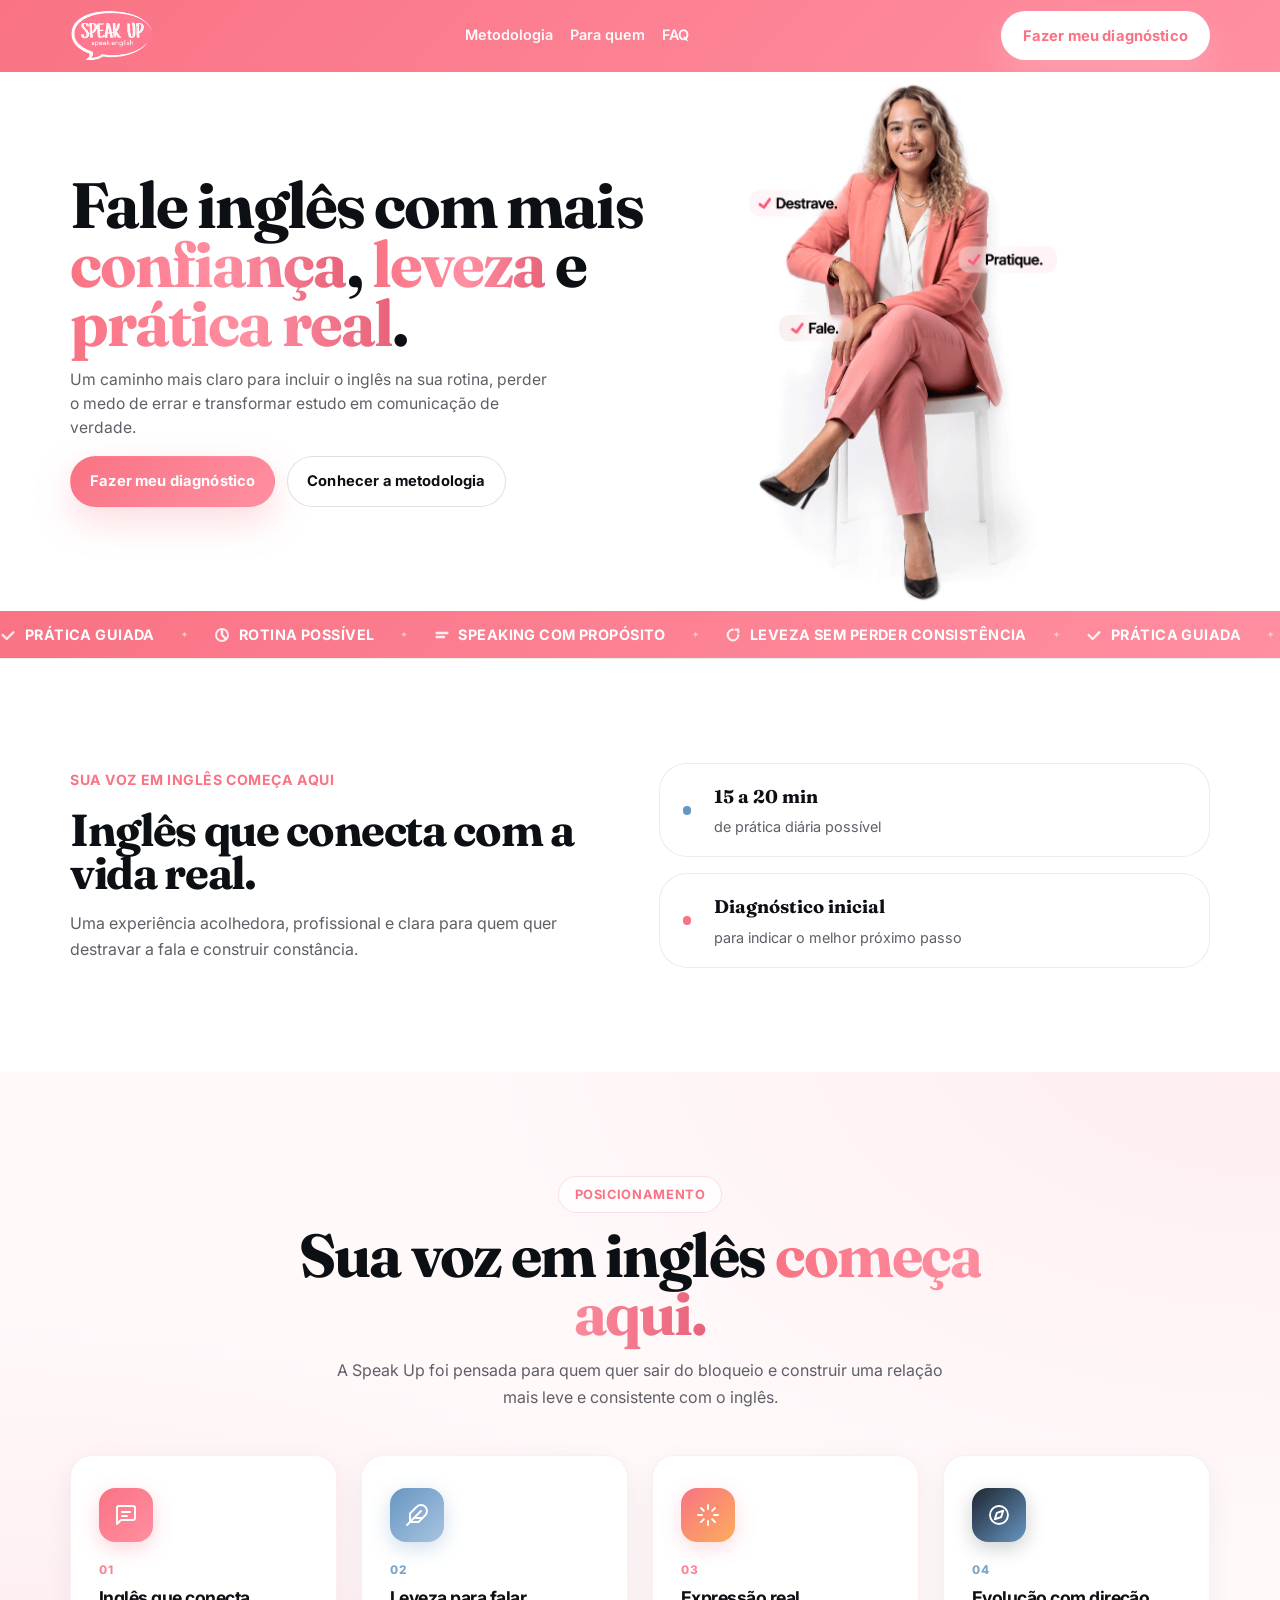
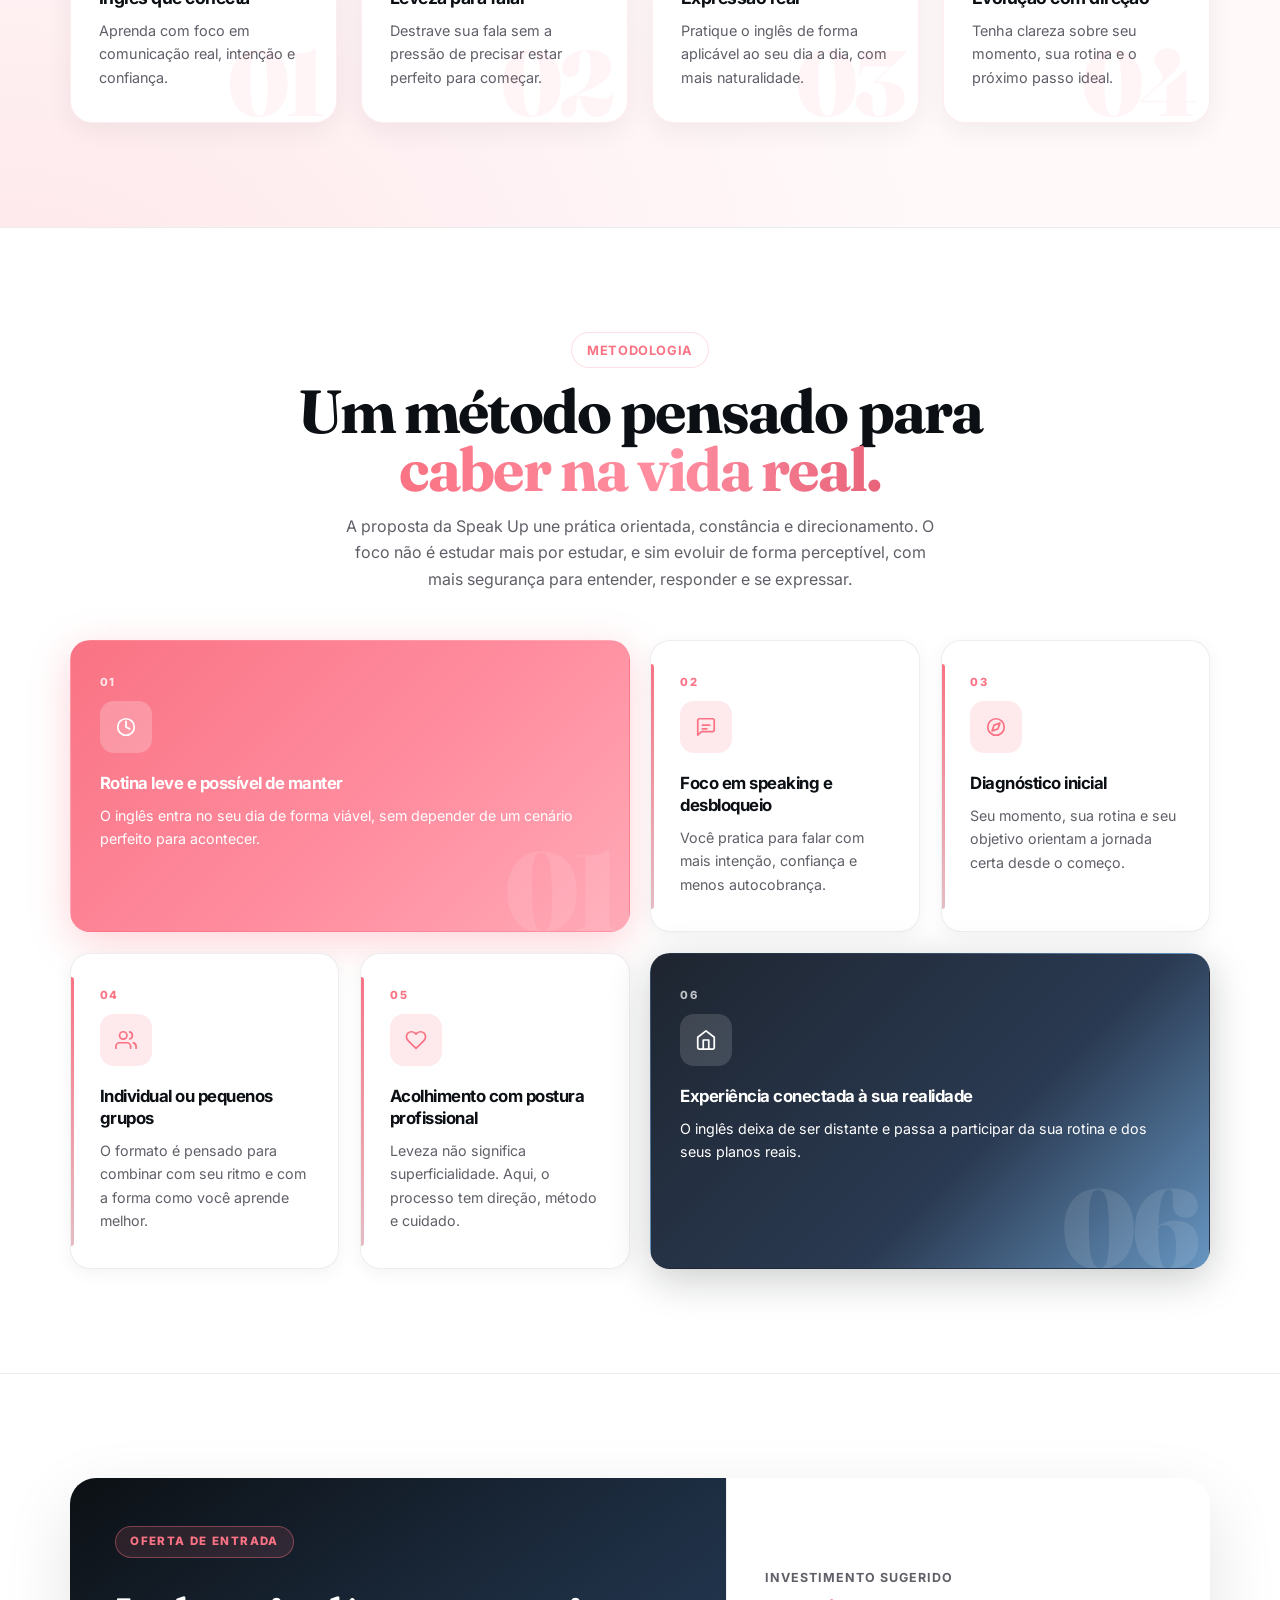
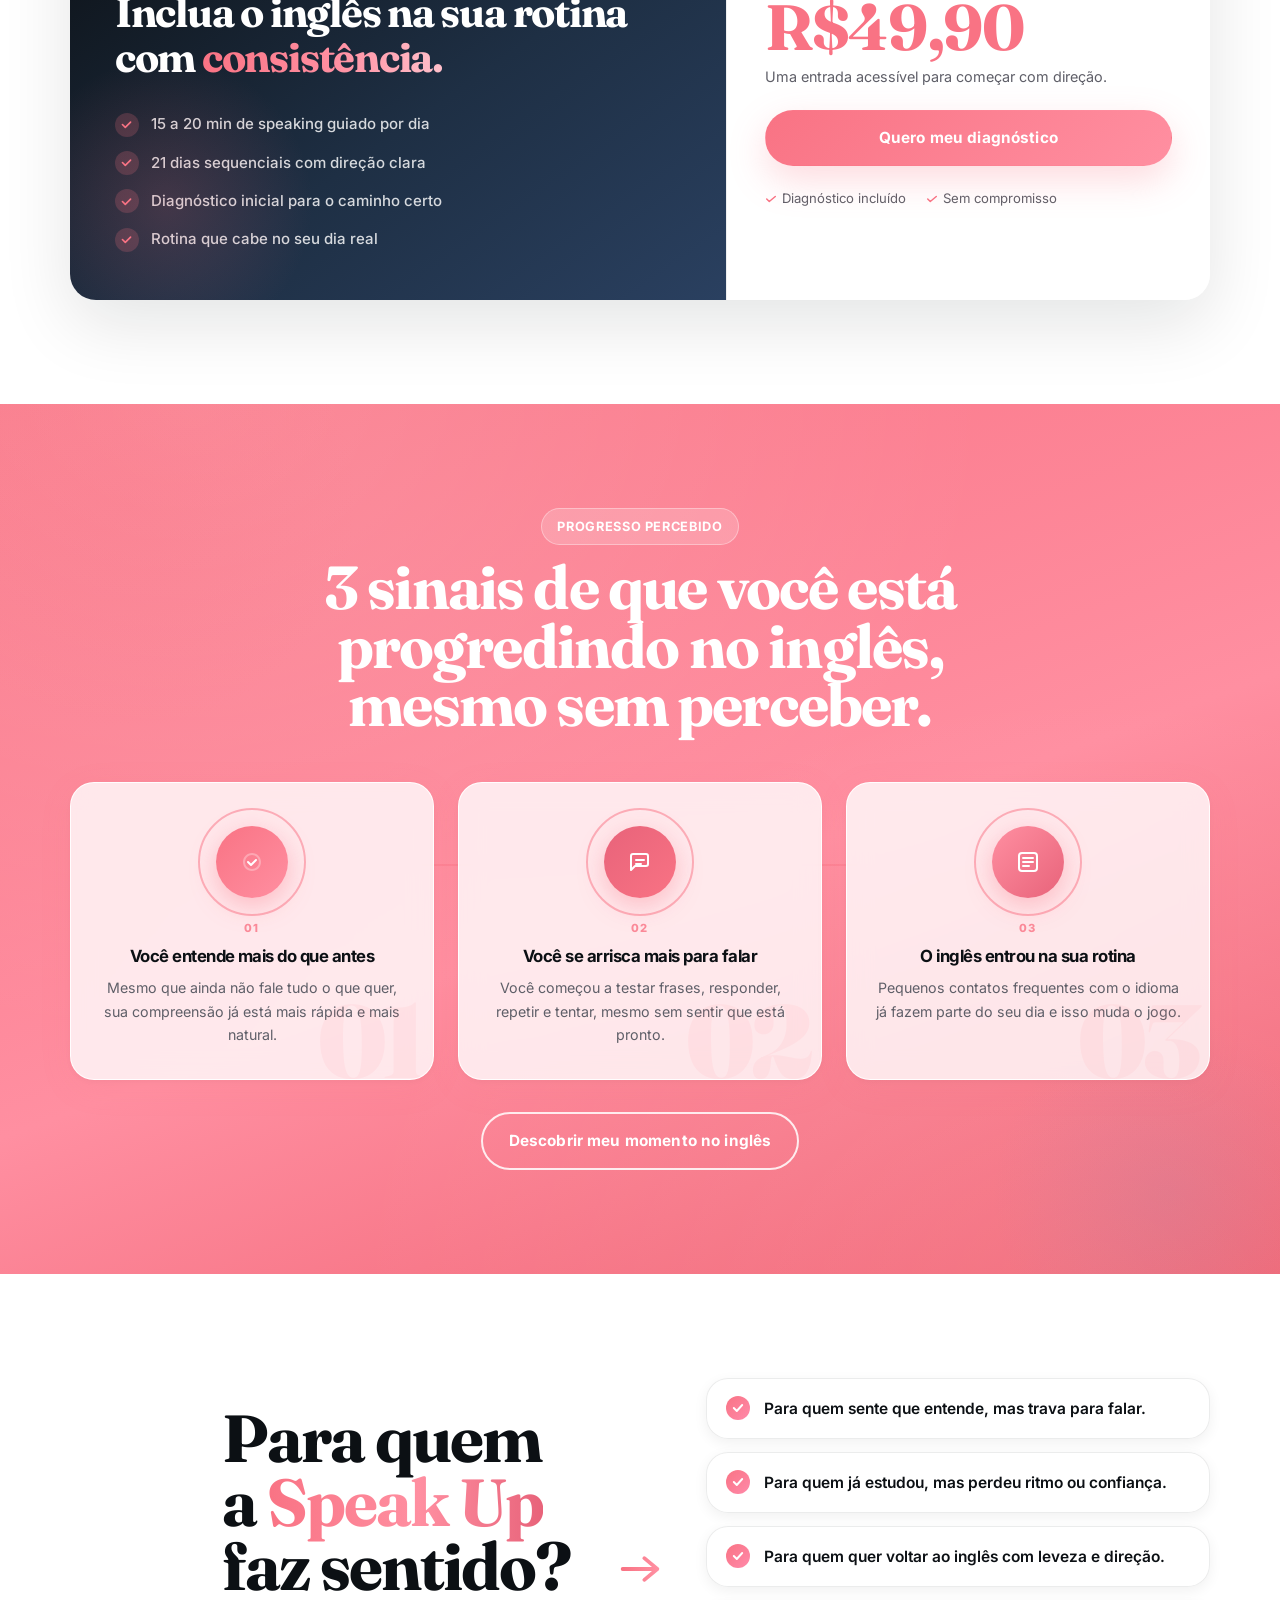
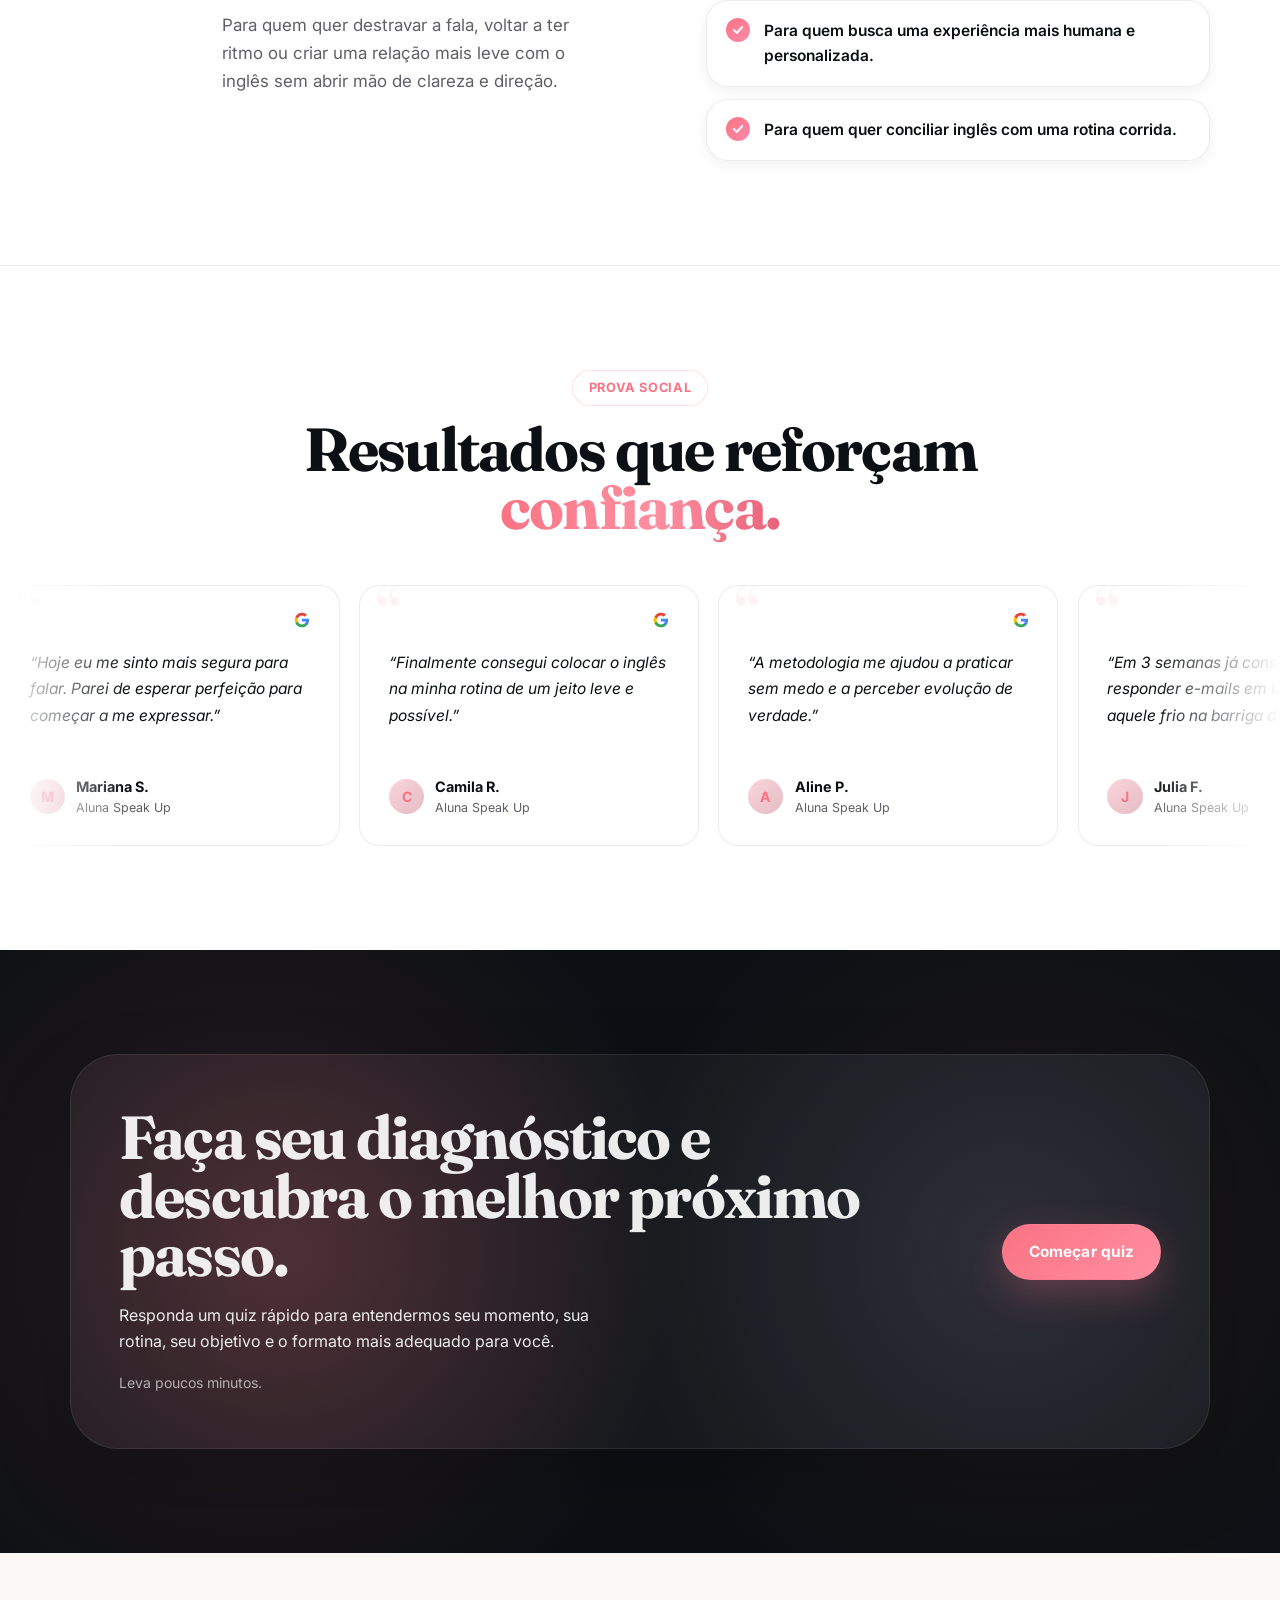
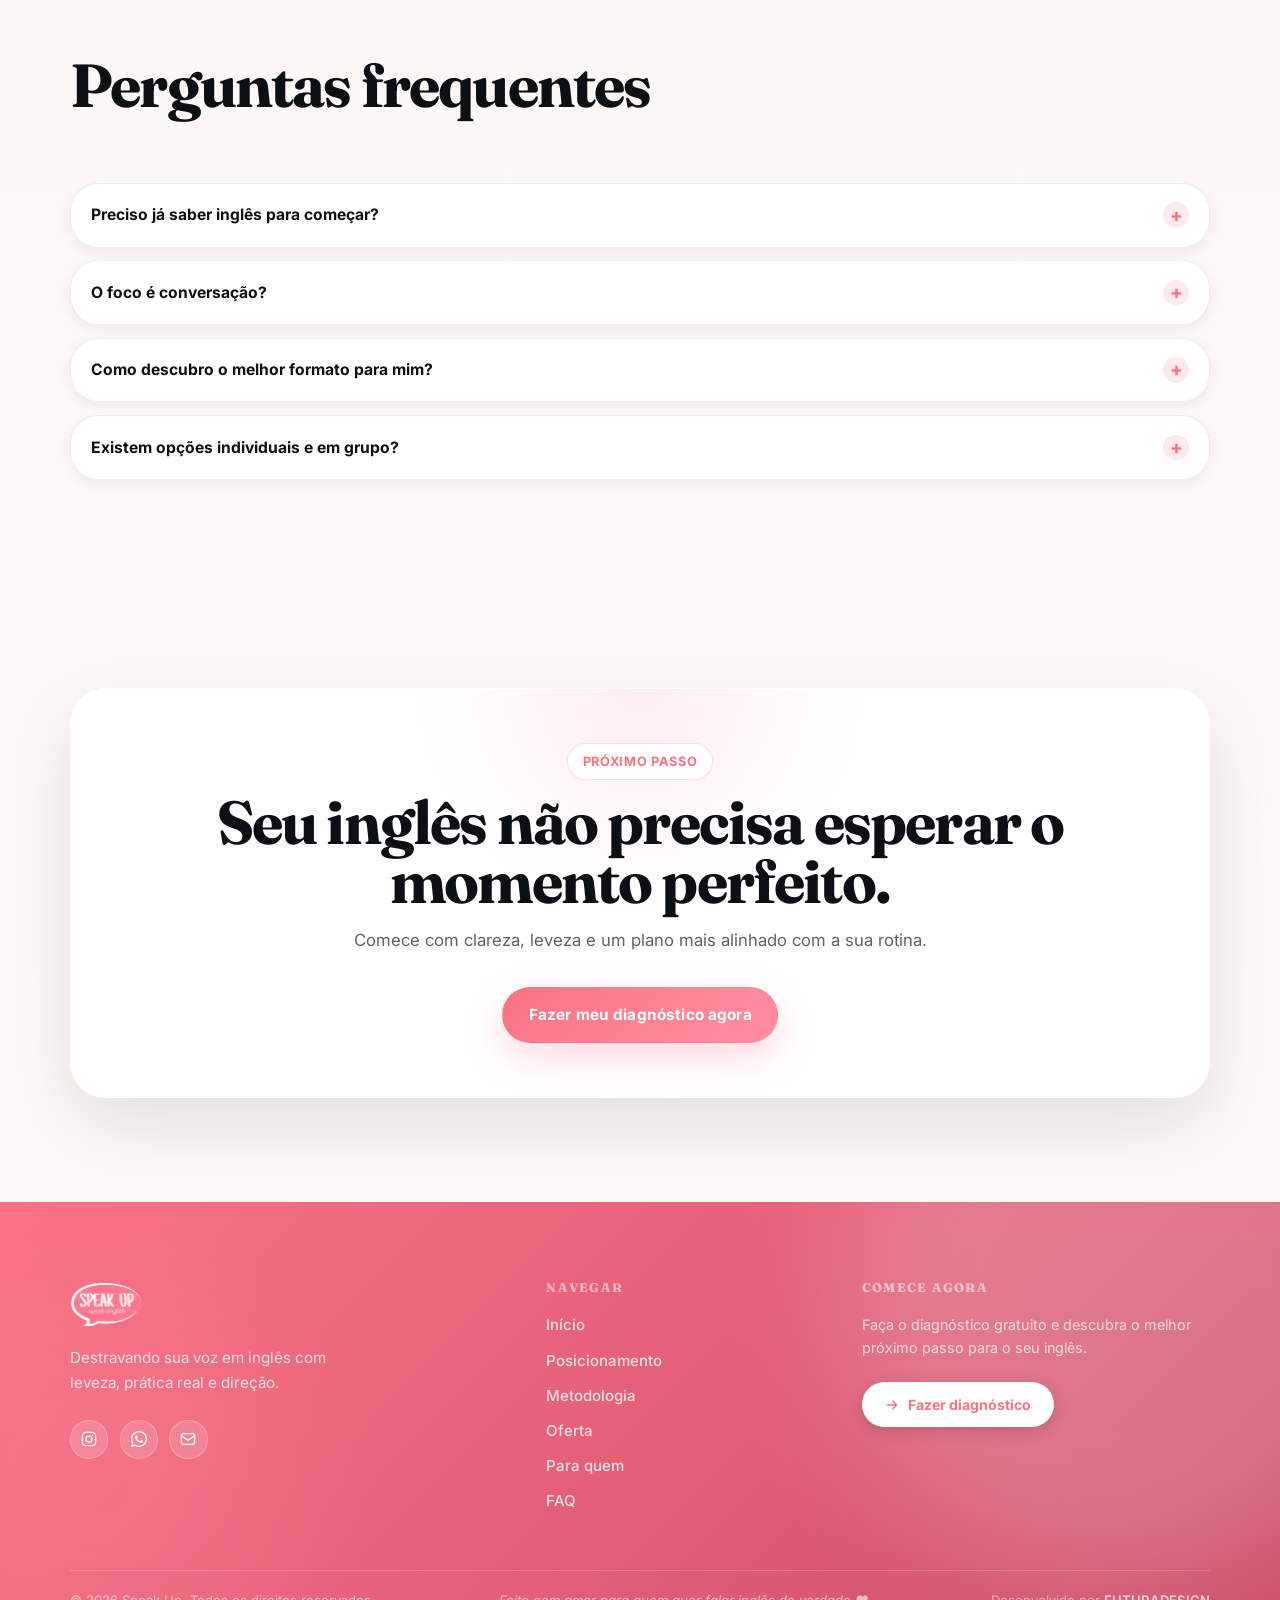
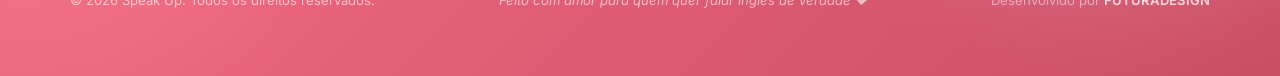
<file: index.html>
<!DOCTYPE html>
<html lang="pt-BR">
<head>
    <meta charset="UTF-8">
    <meta name="viewport" content="width=device-width, initial-scale=1.0">
    <title>Speak Up | Destrave seu inglês</title>
    <meta name="description" content="Fale inglês com mais confiança, leveza e prática real. Faça seu diagnóstico Speak Up e descubra o melhor próximo passo para o seu momento.">
    <meta name="theme-color" content="#F97384">
    <link rel="canonical" href="https://vortexoficial.github.io/ingles/">
    <meta property="og:type" content="website">
    <meta property="og:url" content="https://vortexoficial.github.io/ingles/">
    <meta property="og:title" content="Speak Up | Destrave seu inglês com confiança">
    <meta property="og:description" content="Fale inglês com mais leveza, clareza e prática real. Faça seu diagnóstico Speak Up e descubra o melhor caminho para o seu momento.">
    <meta property="og:image" content="https://vortexoficial.github.io/ingles/thumb.png">
    <meta property="og:image:secure_url" content="https://vortexoficial.github.io/ingles/thumb.png">
    <meta property="og:image:alt" content="Thumb de compartilhamento Speak Up">
    <meta property="og:image:type" content="image/png">
    <meta property="og:site_name" content="Speak Up">
    <meta name="twitter:card" content="summary_large_image">
    <meta name="twitter:url" content="https://vortexoficial.github.io/ingles/">
    <meta name="twitter:title" content="Speak Up | Destrave seu inglês com confiança">
    <meta name="twitter:description" content="Fale inglês com mais leveza, clareza e prática real. Faça seu diagnóstico Speak Up e descubra o melhor caminho para o seu momento.">
    <meta name="twitter:image" content="https://vortexoficial.github.io/ingles/thumb.png">
    <link rel="icon" type="image/png" href="favicon.png">
    <link rel="preconnect" href="https://fonts.googleapis.com">
    <link rel="preconnect" href="https://fonts.gstatic.com" crossorigin>
    <link href="https://fonts.googleapis.com/css2?family=Fraunces:opsz,wght@9..144,400;9..144,500;9..144,700&family=Inter:wght@400;500;600;700;800&display=swap" rel="stylesheet">
    <link rel="stylesheet" href="styles.css">
</head>
<body>
    <!-- LOADER -->
    <div class="su-loader" id="su-loader" aria-hidden="true">
        <div class="su-loader-blob su-loader-blob--1"></div>
        <div class="su-loader-blob su-loader-blob--2"></div>
        <div class="su-loader-blob su-loader-blob--3"></div>
        <div class="su-loader-inner">
            <img src="logo.png" alt="Speak Up" class="su-loader-logo">
            <div class="su-loader-bar"><div class="su-loader-fill"></div></div>
            <span class="su-loader-text">Carregando sua experiência&hellip;</span>
        </div>
    </div>
    <!-- /LOADER -->

    <div class="site-shell">
        <header class="site-header" id="topo">
            <div class="container header-inner">
                <a class="brand" href="#topo" aria-label="Speak Up, voltar ao início">
                    <img class="brand-mark" src="logo.png" alt="Logo Speak Up">
                </a>

                <nav class="header-nav" aria-label="Navegação principal">
                    <a href="#method">Metodologia</a>
                    <a href="#for-who">Para quem</a>
                    <a href="#faq">FAQ</a>
                </nav>

                <div class="header-tools">
                    <a class="button button-primary header-cta" href="quiz/index.html">Fazer meu diagnóstico</a>
                    <button class="mobile-menu-toggle" type="button" aria-expanded="false" aria-controls="mobile-menu" aria-label="Abrir menu">
                        <span></span>
                        <span></span>
                        <span></span>
                    </button>
                </div>
            </div>

            <div class="container mobile-menu-panel" id="mobile-menu" aria-label="Menu mobile">
                <nav class="mobile-menu-nav" aria-label="Navegação mobile">
                    <a href="#method">Metodologia</a>
                    <a href="#for-who">Para quem</a>
                    <a href="#faq">FAQ</a>
                </nav>
                <a class="button button-primary mobile-menu-cta" href="quiz/index.html">Fazer meu diagnóstico</a>
            </div>
        </header>

        <main>
            <section class="hero-section section" id="hero">
                <div class="container hero-grid">
                    <div class="hero-copy" data-reveal>
                        <h1>Fale inglês com mais <em class="grad">confiança</em>, <em class="grad">leveza</em> e <em class="grad">prática real</em>.</h1>
                        <p class="hero-lead">Um caminho mais claro para incluir o inglês na sua rotina, perder o medo de errar e transformar estudo em comunicação de verdade.</p>

                        <div class="hero-actions">
                            <a class="button button-primary" href="quiz/index.html">Fazer meu diagnóstico</a>
                            <a class="button button-secondary" href="#method">Conhecer a metodologia</a>
                        </div>

                    </div>

                    <div class="hero-img-wrap" data-reveal>
                        <img class="hero-img" src="img.png" alt="Professora Speak Up">
                    </div>
                </div>
            </section>

            <!-- ─── TICKER BAR ─────────────────────────────────────────── -->
            <div class="ticker-bar" aria-hidden="true">
                <div class="ticker-track">
                    <!-- set duplicado para loop contínuo -->
                    <span class="ticker-item">
                        <svg viewBox="0 0 12 12" fill="none"><path d="M2 6l3 3 5-5" stroke="currentColor" stroke-width="1.8" stroke-linecap="round" stroke-linejoin="round"/></svg>
                        Prática guiada
                    </span>
                    <span class="ticker-sep" aria-hidden="true">✦</span>
                    <span class="ticker-item">
                        <svg viewBox="0 0 12 12" fill="none"><path d="M6 2v4l2.5 2.5" stroke="currentColor" stroke-width="1.8" stroke-linecap="round" stroke-linejoin="round"/><circle cx="6" cy="6" r="4.5" stroke="currentColor" stroke-width="1.4"/></svg>
                        Rotina possível
                    </span>
                    <span class="ticker-sep" aria-hidden="true">✦</span>
                    <span class="ticker-item">
                        <svg viewBox="0 0 12 12" fill="none"><path d="M2 4.5h8M2 7.5h5.5" stroke="currentColor" stroke-width="1.8" stroke-linecap="round"/></svg>
                        Speaking com propósito
                    </span>
                    <span class="ticker-sep" aria-hidden="true">✦</span>
                    <span class="ticker-item">
                        <svg viewBox="0 0 12 12" fill="none"><path d="M6 2c-2.21 0-4 1.79-4 4s1.79 4 4 4 4-1.79 4-4" stroke="currentColor" stroke-width="1.6" stroke-linecap="round"/><path d="M8 2l2 0 0 2" stroke="currentColor" stroke-width="1.6" stroke-linecap="round" stroke-linejoin="round"/></svg>
                        Leveza sem perder consistência
                    </span>
                    <span class="ticker-sep" aria-hidden="true">✦</span>
                    <!-- duplicata para fechar o loop -->
                    <span class="ticker-item">
                        <svg viewBox="0 0 12 12" fill="none"><path d="M2 6l3 3 5-5" stroke="currentColor" stroke-width="1.8" stroke-linecap="round" stroke-linejoin="round"/></svg>
                        Prática guiada
                    </span>
                    <span class="ticker-sep" aria-hidden="true">✦</span>
                    <span class="ticker-item">
                        <svg viewBox="0 0 12 12" fill="none"><path d="M6 2v4l2.5 2.5" stroke="currentColor" stroke-width="1.8" stroke-linecap="round" stroke-linejoin="round"/><circle cx="6" cy="6" r="4.5" stroke="currentColor" stroke-width="1.4"/></svg>
                        Rotina possível
                    </span>
                    <span class="ticker-sep" aria-hidden="true">✦</span>
                    <span class="ticker-item">
                        <svg viewBox="0 0 12 12" fill="none"><path d="M2 4.5h8M2 7.5h5.5" stroke="currentColor" stroke-width="1.8" stroke-linecap="round"/></svg>
                        Speaking com propósito
                    </span>
                    <span class="ticker-sep" aria-hidden="true">✦</span>
                    <span class="ticker-item">
                        <svg viewBox="0 0 12 12" fill="none"><path d="M6 2c-2.21 0-4 1.79-4 4s1.79 4 4 4 4-1.79 4-4" stroke="currentColor" stroke-width="1.6" stroke-linecap="round"/><path d="M8 2l2 0 0 2" stroke="currentColor" stroke-width="1.6" stroke-linecap="round" stroke-linejoin="round"/></svg>
                        Leveza sem perder consistência
                    </span>
                    <span class="ticker-sep" aria-hidden="true">✦</span>
                </div>
            </div>

            <section class="section section-highlights" id="highlights">
                <div class="container">
                    <div class="highlights-grid">
                        <div class="highlight-main" data-reveal>
                            <span class="hero-card-label">Sua voz em inglês começa aqui</span>
                            <h2>Inglês que conecta com a vida real.</h2>
                            <p>Uma experiência acolhedora, profissional e clara para quem quer destravar a fala e construir constância.</p>
                        </div>
                        <div class="highlights-stats" data-reveal>
                            <div class="highlight-stat">
                                <span class="floating-dot highlight-dot--blue" aria-hidden="true"></span>
                                <div>
                                    <strong>15 a 20 min</strong>
                                    <span>de prática diária possível</span>
                                </div>
                            </div>
                            <div class="highlight-stat">
                                <span class="floating-dot" aria-hidden="true"></span>
                                <div>
                                    <strong>Diagnóstico inicial</strong>
                                    <span>para indicar o melhor próximo passo</span>
                                </div>
                            </div>
                        </div>
                    </div>
                </div>
            </section>

            <section class="section pos-section" id="brand-promise">
                <div class="container">
                    <div class="section-heading" data-reveal>
                        <span class="section-tag">Posicionamento</span>
                        <h2>Sua voz em inglês <em class="grad">começa aqui.</em></h2>
                        <p>A Speak Up foi pensada para quem quer sair do bloqueio e construir uma relação mais leve e consistente com o inglês.</p>
                    </div>

                    <div class="pos-grid">
                        <article class="pos-card" data-num="01" data-reveal>
                            <div class="pos-icon-wrap" aria-hidden="true">
                                <svg viewBox="0 0 24 24" fill="none" xmlns="http://www.w3.org/2000/svg">
                                    <path d="M21 15a2 2 0 0 1-2 2H7l-4 4V5a2 2 0 0 1 2-2h14a2 2 0 0 1 2 2z" stroke="white" stroke-width="1.9" stroke-linejoin="round"/>
                                    <path d="M8 9h8M8 13h5" stroke="white" stroke-width="1.9" stroke-linecap="round"/>
                                </svg>
                            </div>
                            <span class="pos-step" aria-hidden="true">01</span>
                            <h3>Inglês que conecta</h3>
                            <p>Aprenda com foco em comunicação real, intenção e confiança.</p>
                        </article>
                        <article class="pos-card pos-card--2" data-num="02" data-reveal>
                            <div class="pos-icon-wrap" aria-hidden="true">
                                <svg viewBox="0 0 24 24" fill="none" xmlns="http://www.w3.org/2000/svg">
                                    <path d="M20.24 12.24a6 6 0 0 0-8.49-8.49L5 10.5V19h8.5z" stroke="white" stroke-width="1.9" stroke-linejoin="round"/>
                                    <path d="M16 8L2 22" stroke="white" stroke-width="1.9" stroke-linecap="round"/>
                                    <path d="M17.5 15H9" stroke="white" stroke-width="1.9" stroke-linecap="round"/>
                                </svg>
                            </div>
                            <span class="pos-step" aria-hidden="true">02</span>
                            <h3>Leveza para falar</h3>
                            <p>Destrave sua fala sem a pressão de precisar estar perfeito para começar.</p>
                        </article>
                        <article class="pos-card pos-card--3" data-num="03" data-reveal>
                            <div class="pos-icon-wrap" aria-hidden="true">
                                <svg viewBox="0 0 24 24" fill="none" xmlns="http://www.w3.org/2000/svg">
                                    <path d="M12 2v4M12 18v4M4.93 4.93l2.83 2.83M16.24 16.24l2.83 2.83M2 12h4M18 12h4M4.93 19.07l2.83-2.83M16.24 7.76l2.83-2.83" stroke="white" stroke-width="1.9" stroke-linecap="round"/>
                                </svg>
                            </div>
                            <span class="pos-step" aria-hidden="true">03</span>
                            <h3>Expressão real</h3>
                            <p>Pratique o inglês de forma aplicável ao seu dia a dia, com mais naturalidade.</p>
                        </article>
                        <article class="pos-card pos-card--4" data-num="04" data-reveal>
                            <div class="pos-icon-wrap" aria-hidden="true">
                                <svg viewBox="0 0 24 24" fill="none" xmlns="http://www.w3.org/2000/svg">
                                    <circle cx="12" cy="12" r="9" stroke="white" stroke-width="1.9"/>
                                    <path d="M16.24 7.76l-2.12 6.36-6.36 2.12 2.12-6.36 6.36-2.12z" stroke="white" stroke-width="1.9" stroke-linejoin="round"/>
                                </svg>
                            </div>
                            <span class="pos-step" aria-hidden="true">04</span>
                            <h3>Evolução com direção</h3>
                            <p>Tenha clareza sobre seu momento, sua rotina e o próximo passo ideal.</p>
                        </article>
                    </div>
                </div>
            </section>

            <section class="section method-section" id="method">
                <div class="container">
                    <div class="section-heading" data-reveal>
                        <span class="section-tag">Metodologia</span>
                        <h2>Um método pensado para <em class="grad">caber na vida real.</em></h2>
                        <p>A proposta da Speak Up une prática orientada, constância e direcionamento. O foco não é estudar mais por estudar, e sim evoluir de forma perceptível, com mais segurança para entender, responder e se expressar.</p>
                    </div>

                    <div class="method-bento">

                        <article class="mcard mcard--coral" data-reveal>
                            <span class="mcard-num">01</span>
                            <div class="mcard-icon" aria-hidden="true">
                                <svg viewBox="0 0 24 24" fill="none"><path d="M12 6v6l4 2" stroke="white" stroke-width="2" stroke-linecap="round" stroke-linejoin="round"/><circle cx="12" cy="12" r="9" stroke="white" stroke-width="1.9"/></svg>
                            </div>
                            <h3>Rotina leve e possível de manter</h3>
                            <p>O inglês entra no seu dia de forma viável, sem depender de um cenário perfeito para acontecer.</p>
                            <span class="mcard-bg-label" aria-hidden="true">01</span>
                        </article>

                        <article class="mcard" data-reveal>
                            <span class="mcard-num">02</span>
                            <div class="mcard-icon" aria-hidden="true">
                                <svg viewBox="0 0 24 24" fill="none"><path d="M21 15a2 2 0 0 1-2 2H7l-4 4V5a2 2 0 0 1 2-2h14a2 2 0 0 1 2 2z" stroke="currentColor" stroke-width="1.9" stroke-linejoin="round"/><path d="M8 10h8M8 14h5" stroke="currentColor" stroke-width="1.9" stroke-linecap="round"/></svg>
                            </div>
                            <h3>Foco em speaking e desbloqueio</h3>
                            <p>Você pratica para falar com mais intenção, confiança e menos autocobrança.</p>
                        </article>

                        <article class="mcard" data-reveal>
                            <span class="mcard-num">03</span>
                            <div class="mcard-icon" aria-hidden="true">
                                <svg viewBox="0 0 24 24" fill="none"><circle cx="12" cy="12" r="9" stroke="currentColor" stroke-width="1.9"/><path d="M16.24 7.76l-2.12 6.36-6.36 2.12 2.12-6.36 6.36-2.12z" stroke="currentColor" stroke-width="1.9" stroke-linejoin="round"/></svg>
                            </div>
                            <h3>Diagnóstico inicial</h3>
                            <p>Seu momento, sua rotina e seu objetivo orientam a jornada certa desde o começo.</p>
                        </article>

                        <article class="mcard" data-reveal>
                            <span class="mcard-num">04</span>
                            <div class="mcard-icon" aria-hidden="true">
                                <svg viewBox="0 0 24 24" fill="none"><path d="M17 21v-2a4 4 0 0 0-4-4H5a4 4 0 0 0-4 4v2" stroke="currentColor" stroke-width="1.9" stroke-linecap="round"/><circle cx="9" cy="7" r="4" stroke="currentColor" stroke-width="1.9"/><path d="M23 21v-2a4 4 0 0 0-3-3.87M16 3.13a4 4 0 0 1 0 7.75" stroke="currentColor" stroke-width="1.9" stroke-linecap="round"/></svg>
                            </div>
                            <h3>Individual ou pequenos grupos</h3>
                            <p>O formato é pensado para combinar com seu ritmo e com a forma como você aprende melhor.</p>
                        </article>

                        <article class="mcard" data-reveal>
                            <span class="mcard-num">05</span>
                            <div class="mcard-icon" aria-hidden="true">
                                <svg viewBox="0 0 24 24" fill="none"><path d="M20.84 4.61a5.5 5.5 0 0 0-7.78 0L12 5.67l-1.06-1.06a5.5 5.5 0 0 0-7.78 7.78l1.06 1.06L12 21.23l7.78-7.78 1.06-1.06a5.5 5.5 0 0 0 0-7.78z" stroke="currentColor" stroke-width="1.9" stroke-linejoin="round"/></svg>
                            </div>
                            <h3>Acolhimento com postura profissional</h3>
                            <p>Leveza não significa superficialidade. Aqui, o processo tem direção, método e cuidado.</p>
                        </article>

                        <article class="mcard mcard--navy" data-reveal>
                            <span class="mcard-num">06</span>
                            <div class="mcard-icon" aria-hidden="true">
                                <svg viewBox="0 0 24 24" fill="none"><path d="M3 9l9-7 9 7v11a2 2 0 0 1-2 2H5a2 2 0 0 1-2-2z" stroke="white" stroke-width="1.9" stroke-linejoin="round"/><polyline points="9 22 9 12 15 12 15 22" stroke="white" stroke-width="1.9" stroke-linejoin="round"/></svg>
                            </div>
                            <h3>Experiência conectada à sua realidade</h3>
                            <p>O inglês deixa de ser distante e passa a participar da sua rotina e dos seus planos reais.</p>
                            <span class="mcard-bg-label" aria-hidden="true">06</span>
                        </article>

                    </div>
                </div>
            </section>

            <section class="section offer-section" id="routine-offer">
                <div class="container">
                    <div class="offer-card" data-reveal>

                        <div class="offer-card-left">
                            <span class="offer-eyebrow">Oferta de entrada</span>
                            <h2>Inclua o inglês na sua rotina com <em class="offer-grad">consistência.</em></h2>
                            <ul class="offer-perks">
                                <li>
                                    <span class="offer-perk-icon" aria-hidden="true">
                                        <svg viewBox="0 0 16 16" fill="none"><path d="M3 8l3.5 3.5L13 5" stroke="currentColor" stroke-width="2" stroke-linecap="round" stroke-linejoin="round"/></svg>
                                    </span>
                                    15 a 20 min de speaking guiado por dia
                                </li>
                                <li>
                                    <span class="offer-perk-icon" aria-hidden="true">
                                        <svg viewBox="0 0 16 16" fill="none"><path d="M3 8l3.5 3.5L13 5" stroke="currentColor" stroke-width="2" stroke-linecap="round" stroke-linejoin="round"/></svg>
                                    </span>
                                    21 dias sequenciais com direção clara
                                </li>
                                <li>
                                    <span class="offer-perk-icon" aria-hidden="true">
                                        <svg viewBox="0 0 16 16" fill="none"><path d="M3 8l3.5 3.5L13 5" stroke="currentColor" stroke-width="2" stroke-linecap="round" stroke-linejoin="round"/></svg>
                                    </span>
                                    Diagnóstico inicial para o caminho certo
                                </li>
                                <li>
                                    <span class="offer-perk-icon" aria-hidden="true">
                                        <svg viewBox="0 0 16 16" fill="none"><path d="M3 8l3.5 3.5L13 5" stroke="currentColor" stroke-width="2" stroke-linecap="round" stroke-linejoin="round"/></svg>
                                    </span>
                                    Rotina que cabe no seu dia real
                                </li>
                            </ul>
                        </div>

                        <div class="offer-card-right">
                            <div class="offer-price-box">
                                <span class="offer-price-label">Investimento sugerido</span>
                                <strong class="offer-value">R$49,90</strong>
                                <span class="offer-price-caption">Uma entrada acessível para começar com direção.</span>
                            </div>
                            <a class="button button-primary button-block" href="quiz/index.html">Quero meu diagnóstico</a>
                            <p class="offer-trust">
                                <span>
                                    <svg viewBox="0 0 14 14" fill="none"><path d="M2 7l3 3 7-6" stroke="currentColor" stroke-width="1.7" stroke-linecap="round" stroke-linejoin="round"/></svg>
                                    Diagnóstico incluído
                                </span>
                                <span>
                                    <svg viewBox="0 0 14 14" fill="none"><path d="M2 7l3 3 7-6" stroke="currentColor" stroke-width="1.7" stroke-linecap="round" stroke-linejoin="round"/></svg>
                                    Sem compromisso
                                </span>
                            </p>
                        </div>

                    </div>
                </div>
            </section>

            <section class="section ps-section" id="progress-signs">
                <span class="ps-blob ps-blob--1" aria-hidden="true"></span>
                <span class="ps-blob ps-blob--2" aria-hidden="true"></span>
                <div class="container">
                    <div class="section-heading" data-reveal>
                        <span class="section-tag">Progresso percebido</span>
                        <h2>3 sinais de que você está progredindo no inglês, mesmo sem perceber.</h2>
                    </div>

                    <div class="ps-grid">

                        <article class="ps-card" data-reveal>
                            <div class="ps-badge-wrap">
                                <span class="ps-ring" aria-hidden="true"></span>
                                <div class="ps-badge ps-badge--1">
                                    <svg viewBox="0 0 28 28" fill="none" xmlns="http://www.w3.org/2000/svg"><path d="M14 5C9 5 5 9 5 14s4 9 9 9 9-4 9-9-4-9-9-9zm0 16a7 7 0 1 1 0-14 7 7 0 0 1 0 14z" fill="rgba(255,255,255,0.3)"/><path d="M10 14l3 3 5-5" stroke="white" stroke-width="2" stroke-linecap="round" stroke-linejoin="round"/></svg>
                                </div>
                            </div>
                            <span class="ps-step" aria-hidden="true">01</span>
                            <h3>Você entende mais do que antes</h3>
                            <p>Mesmo que ainda não fale tudo o que quer, sua compreensão já está mais rápida e mais natural.</p>
                            <span class="ps-watermark" aria-hidden="true">01</span>
                        </article>

                        <article class="ps-card" data-reveal>
                            <div class="ps-badge-wrap">
                                <span class="ps-ring" aria-hidden="true"></span>
                                <div class="ps-badge ps-badge--2">
                                    <svg viewBox="0 0 28 28" fill="none" xmlns="http://www.w3.org/2000/svg"><path d="M22 16a2 2 0 0 1-2 2H9l-4 4V8a2 2 0 0 1 2-2h13a2 2 0 0 1 2 2z" stroke="white" stroke-width="2" stroke-linejoin="round"/><path d="M10 12h8M10 16h5" stroke="white" stroke-width="2" stroke-linecap="round"/></svg>
                                </div>
                            </div>
                            <span class="ps-step" aria-hidden="true">02</span>
                            <h3>Você se arrisca mais para falar</h3>
                            <p>Você começou a testar frases, responder, repetir e tentar, mesmo sem sentir que está pronto.</p>
                            <span class="ps-watermark" aria-hidden="true">02</span>
                        </article>

                        <article class="ps-card" data-reveal>
                            <div class="ps-badge-wrap">
                                <span class="ps-ring" aria-hidden="true"></span>
                                <div class="ps-badge ps-badge--3">
                                    <svg viewBox="0 0 28 28" fill="none" xmlns="http://www.w3.org/2000/svg"><rect x="5" y="5" width="18" height="18" rx="3" stroke="white" stroke-width="2"/><path d="M9 14h10M9 10h10M9 18h6" stroke="white" stroke-width="2" stroke-linecap="round"/></svg>
                                </div>
                            </div>
                            <span class="ps-step" aria-hidden="true">03</span>
                            <h3>O inglês entrou na sua rotina</h3>
                            <p>Pequenos contatos frequentes com o idioma já fazem parte do seu dia e isso muda o jogo.</p>
                            <span class="ps-watermark" aria-hidden="true">03</span>
                        </article>

                    </div>

                    <div class="section-cta-inline" data-reveal>
                        <a class="button button-primary" href="quiz/index.html">Descobrir meu momento no inglês</a>
                    </div>
                </div>
            </section>

            <section class="section" id="for-who">
                <div class="container audience-layout">
                    <div class="section-heading section-heading-left" data-reveal>
                        <h2>Para quem<br>a <em class="grad">Speak Up</em><br>faz sentido?</h2>
                        <p>Para quem quer destravar a fala, voltar a ter ritmo ou criar uma relação mais leve com o inglês sem abrir mão de clareza e direção.</p>
                    </div>

                    <div class="audience-arrow" aria-hidden="true">
                        <svg viewBox="0 0 48 48" fill="none" xmlns="http://www.w3.org/2000/svg">
                            <path d="M8 24h32M28 14l12 10-12 10" stroke="url(#arrowGrad)" stroke-width="3.5" stroke-linecap="round" stroke-linejoin="round"/>
                            <defs>
                                <linearGradient id="arrowGrad" x1="8" y1="24" x2="40" y2="24" gradientUnits="userSpaceOnUse">
                                    <stop stop-color="#f97384"/>
                                    <stop offset="1" stop-color="#ff8fa1"/>
                                </linearGradient>
                            </defs>
                        </svg>
                    </div>

                    <div class="audience-list" data-reveal>
                        <p>
                            <span class="audience-icon" aria-hidden="true">
                                <svg viewBox="0 0 10 10" fill="none" xmlns="http://www.w3.org/2000/svg"><path d="M1.5 5l2.5 2.5L8.5 2.5" stroke="#fff" stroke-width="1.6" stroke-linecap="round" stroke-linejoin="round"/></svg>
                            </span>
                            Para quem sente que entende, mas trava para falar.
                        </p>
                        <p>
                            <span class="audience-icon" aria-hidden="true">
                                <svg viewBox="0 0 10 10" fill="none" xmlns="http://www.w3.org/2000/svg"><path d="M1.5 5l2.5 2.5L8.5 2.5" stroke="#fff" stroke-width="1.6" stroke-linecap="round" stroke-linejoin="round"/></svg>
                            </span>
                            Para quem já estudou, mas perdeu ritmo ou confiança.
                        </p>
                        <p>
                            <span class="audience-icon" aria-hidden="true">
                                <svg viewBox="0 0 10 10" fill="none" xmlns="http://www.w3.org/2000/svg"><path d="M1.5 5l2.5 2.5L8.5 2.5" stroke="#fff" stroke-width="1.6" stroke-linecap="round" stroke-linejoin="round"/></svg>
                            </span>
                            Para quem quer voltar ao inglês com leveza e direção.
                        </p>
                        <p>
                            <span class="audience-icon" aria-hidden="true">
                                <svg viewBox="0 0 10 10" fill="none" xmlns="http://www.w3.org/2000/svg"><path d="M1.5 5l2.5 2.5L8.5 2.5" stroke="#fff" stroke-width="1.6" stroke-linecap="round" stroke-linejoin="round"/></svg>
                            </span>
                            Para quem busca uma experiência mais humana e personalizada.
                        </p>
                        <p>
                            <span class="audience-icon" aria-hidden="true">
                                <svg viewBox="0 0 10 10" fill="none" xmlns="http://www.w3.org/2000/svg"><path d="M1.5 5l2.5 2.5L8.5 2.5" stroke="#fff" stroke-width="1.6" stroke-linecap="round" stroke-linejoin="round"/></svg>
                            </span>
                            Para quem quer conciliar inglês com uma rotina corrida.
                        </p>
                    </div>
                </div>
            </section>

            <section class="section testi-section" id="testimonials">
                <div class="container">
                    <div class="section-heading" data-reveal>
                        <span class="section-tag">Prova social</span>
                        <h2>Resultados que reforçam <em class="grad">confiança.</em></h2>
                    </div>
                </div>

                <div class="testi-track-wrap">
                    <div class="testi-fade testi-fade--left" aria-hidden="true"></div>
                    <div class="testi-fade testi-fade--right" aria-hidden="true"></div>

                    <div class="testi-track">
                        <!-- SET 1 -->
                        <article class="testi-card">
                            <div class="testi-card-head"><svg class="testi-card-google" viewBox="0 0 24 24" xmlns="http://www.w3.org/2000/svg" aria-label="Google"><path d="M22.56 12.25c0-.78-.07-1.53-.2-2.25H12v4.26h5.92c-.26 1.37-1.04 2.53-2.21 3.31v2.77h3.57c2.08-1.92 3.28-4.74 3.28-8.09z" fill="#4285F4"/><path d="M12 23c2.97 0 5.46-.98 7.28-2.66l-3.57-2.77c-.98.66-2.23 1.06-3.71 1.06-2.86 0-5.29-1.93-6.16-4.53H2.18v2.84C3.99 20.53 7.7 23 12 23z" fill="#34A853"/><path d="M5.84 14.09c-.22-.66-.35-1.36-.35-2.09s.13-1.43.35-2.09V7.07H2.18C1.43 8.55 1 10.22 1 12s.43 3.45 1.18 4.93l3.66-2.84z" fill="#FBBC05"/><path d="M12 5.38c1.62 0 3.06.56 4.21 1.64l3.15-3.15C17.45 2.09 14.97 1 12 1 7.7 1 3.99 3.47 2.18 7.07l3.66 2.84c.87-2.6 3.3-4.53 6.16-4.53z" fill="#EA4335"/></svg></div>
                            <p>&#8220;Hoje eu me sinto mais segura para falar. Parei de esperar perfeição para começar a me expressar.&#8221;</p>
                            <div class="testi-author">
                                <div class="testi-avatar" aria-hidden="true">M</div>
                                <div><div class="testi-name">Mariana S.</div><div class="testi-handle">Aluna Speak Up</div></div>
                            </div>
                        </article>
                        <article class="testi-card">
                            <div class="testi-card-head"><svg class="testi-card-google" viewBox="0 0 24 24" xmlns="http://www.w3.org/2000/svg" aria-label="Google"><path d="M22.56 12.25c0-.78-.07-1.53-.2-2.25H12v4.26h5.92c-.26 1.37-1.04 2.53-2.21 3.31v2.77h3.57c2.08-1.92 3.28-4.74 3.28-8.09z" fill="#4285F4"/><path d="M12 23c2.97 0 5.46-.98 7.28-2.66l-3.57-2.77c-.98.66-2.23 1.06-3.71 1.06-2.86 0-5.29-1.93-6.16-4.53H2.18v2.84C3.99 20.53 7.7 23 12 23z" fill="#34A853"/><path d="M5.84 14.09c-.22-.66-.35-1.36-.35-2.09s.13-1.43.35-2.09V7.07H2.18C1.43 8.55 1 10.22 1 12s.43 3.45 1.18 4.93l3.66-2.84z" fill="#FBBC05"/><path d="M12 5.38c1.62 0 3.06.56 4.21 1.64l3.15-3.15C17.45 2.09 14.97 1 12 1 7.7 1 3.99 3.47 2.18 7.07l3.66 2.84c.87-2.6 3.3-4.53 6.16-4.53z" fill="#EA4335"/></svg></div>
                            <p>&#8220;Finalmente consegui colocar o inglês na minha rotina de um jeito leve e possível.&#8221;</p>
                            <div class="testi-author">
                                <div class="testi-avatar" aria-hidden="true">C</div>
                                <div><div class="testi-name">Camila R.</div><div class="testi-handle">Aluna Speak Up</div></div>
                            </div>
                        </article>
                        <article class="testi-card">
                            <div class="testi-card-head"><svg class="testi-card-google" viewBox="0 0 24 24" xmlns="http://www.w3.org/2000/svg" aria-label="Google"><path d="M22.56 12.25c0-.78-.07-1.53-.2-2.25H12v4.26h5.92c-.26 1.37-1.04 2.53-2.21 3.31v2.77h3.57c2.08-1.92 3.28-4.74 3.28-8.09z" fill="#4285F4"/><path d="M12 23c2.97 0 5.46-.98 7.28-2.66l-3.57-2.77c-.98.66-2.23 1.06-3.71 1.06-2.86 0-5.29-1.93-6.16-4.53H2.18v2.84C3.99 20.53 7.7 23 12 23z" fill="#34A853"/><path d="M5.84 14.09c-.22-.66-.35-1.36-.35-2.09s.13-1.43.35-2.09V7.07H2.18C1.43 8.55 1 10.22 1 12s.43 3.45 1.18 4.93l3.66-2.84z" fill="#FBBC05"/><path d="M12 5.38c1.62 0 3.06.56 4.21 1.64l3.15-3.15C17.45 2.09 14.97 1 12 1 7.7 1 3.99 3.47 2.18 7.07l3.66 2.84c.87-2.6 3.3-4.53 6.16-4.53z" fill="#EA4335"/></svg></div>
                            <p>&#8220;A metodologia me ajudou a praticar sem medo e a perceber evolução de verdade.&#8221;</p>
                            <div class="testi-author">
                                <div class="testi-avatar" aria-hidden="true">A</div>
                                <div><div class="testi-name">Aline P.</div><div class="testi-handle">Aluna Speak Up</div></div>
                            </div>
                        </article>
                        <article class="testi-card">
                            <div class="testi-card-head"><svg class="testi-card-google" viewBox="0 0 24 24" xmlns="http://www.w3.org/2000/svg" aria-label="Google"><path d="M22.56 12.25c0-.78-.07-1.53-.2-2.25H12v4.26h5.92c-.26 1.37-1.04 2.53-2.21 3.31v2.77h3.57c2.08-1.92 3.28-4.74 3.28-8.09z" fill="#4285F4"/><path d="M12 23c2.97 0 5.46-.98 7.28-2.66l-3.57-2.77c-.98.66-2.23 1.06-3.71 1.06-2.86 0-5.29-1.93-6.16-4.53H2.18v2.84C3.99 20.53 7.7 23 12 23z" fill="#34A853"/><path d="M5.84 14.09c-.22-.66-.35-1.36-.35-2.09s.13-1.43.35-2.09V7.07H2.18C1.43 8.55 1 10.22 1 12s.43 3.45 1.18 4.93l3.66-2.84z" fill="#FBBC05"/><path d="M12 5.38c1.62 0 3.06.56 4.21 1.64l3.15-3.15C17.45 2.09 14.97 1 12 1 7.7 1 3.99 3.47 2.18 7.07l3.66 2.84c.87-2.6 3.3-4.53 6.16-4.53z" fill="#EA4335"/></svg></div>
                            <p>&#8220;Em 3 semanas já conseguia responder e-mails em inglês sem aquele frio na barriga de antes.&#8221;</p>
                            <div class="testi-author">
                                <div class="testi-avatar" aria-hidden="true">J</div>
                                <div><div class="testi-name">Julia F.</div><div class="testi-handle">Aluna Speak Up</div></div>
                            </div>
                        </article>
                        <article class="testi-card">
                            <div class="testi-card-head"><svg class="testi-card-google" viewBox="0 0 24 24" xmlns="http://www.w3.org/2000/svg" aria-label="Google"><path d="M22.56 12.25c0-.78-.07-1.53-.2-2.25H12v4.26h5.92c-.26 1.37-1.04 2.53-2.21 3.31v2.77h3.57c2.08-1.92 3.28-4.74 3.28-8.09z" fill="#4285F4"/><path d="M12 23c2.97 0 5.46-.98 7.28-2.66l-3.57-2.77c-.98.66-2.23 1.06-3.71 1.06-2.86 0-5.29-1.93-6.16-4.53H2.18v2.84C3.99 20.53 7.7 23 12 23z" fill="#34A853"/><path d="M5.84 14.09c-.22-.66-.35-1.36-.35-2.09s.13-1.43.35-2.09V7.07H2.18C1.43 8.55 1 10.22 1 12s.43 3.45 1.18 4.93l3.66-2.84z" fill="#FBBC05"/><path d="M12 5.38c1.62 0 3.06.56 4.21 1.64l3.15-3.15C17.45 2.09 14.97 1 12 1 7.7 1 3.99 3.47 2.18 7.07l3.66 2.84c.87-2.6 3.3-4.53 6.16-4.53z" fill="#EA4335"/></svg></div>
                            <p>&#8220;O diagnóstico inicial foi certeiro. Entendi exatamente onde eu estava e para onde ir.&#8221;</p>
                            <div class="testi-author">
                                <div class="testi-avatar" aria-hidden="true">T</div>
                                <div><div class="testi-name">Tatiane M.</div><div class="testi-handle">Aluna Speak Up</div></div>
                            </div>
                        </article>
                        <article class="testi-card">
                            <div class="testi-card-head"><svg class="testi-card-google" viewBox="0 0 24 24" xmlns="http://www.w3.org/2000/svg" aria-label="Google"><path d="M22.56 12.25c0-.78-.07-1.53-.2-2.25H12v4.26h5.92c-.26 1.37-1.04 2.53-2.21 3.31v2.77h3.57c2.08-1.92 3.28-4.74 3.28-8.09z" fill="#4285F4"/><path d="M12 23c2.97 0 5.46-.98 7.28-2.66l-3.57-2.77c-.98.66-2.23 1.06-3.71 1.06-2.86 0-5.29-1.93-6.16-4.53H2.18v2.84C3.99 20.53 7.7 23 12 23z" fill="#34A853"/><path d="M5.84 14.09c-.22-.66-.35-1.36-.35-2.09s.13-1.43.35-2.09V7.07H2.18C1.43 8.55 1 10.22 1 12s.43 3.45 1.18 4.93l3.66-2.84z" fill="#FBBC05"/><path d="M12 5.38c1.62 0 3.06.56 4.21 1.64l3.15-3.15C17.45 2.09 14.97 1 12 1 7.7 1 3.99 3.47 2.18 7.07l3.66 2.84c.87-2.6 3.3-4.53 6.16-4.53z" fill="#EA4335"/></svg></div>
                            <p>&#8220;Sempre tive medo de errar. Aqui aprendi que errar faz parte e isso mudou tudo para mim.&#8221;</p>
                            <div class="testi-author">
                                <div class="testi-avatar" aria-hidden="true">B</div>
                                <div><div class="testi-name">Beatriz L.</div><div class="testi-handle">Aluna Speak Up</div></div>
                            </div>
                        </article>
                        <article class="testi-card">
                            <div class="testi-card-head"><svg class="testi-card-google" viewBox="0 0 24 24" xmlns="http://www.w3.org/2000/svg" aria-label="Google"><path d="M22.56 12.25c0-.78-.07-1.53-.2-2.25H12v4.26h5.92c-.26 1.37-1.04 2.53-2.21 3.31v2.77h3.57c2.08-1.92 3.28-4.74 3.28-8.09z" fill="#4285F4"/><path d="M12 23c2.97 0 5.46-.98 7.28-2.66l-3.57-2.77c-.98.66-2.23 1.06-3.71 1.06-2.86 0-5.29-1.93-6.16-4.53H2.18v2.84C3.99 20.53 7.7 23 12 23z" fill="#34A853"/><path d="M5.84 14.09c-.22-.66-.35-1.36-.35-2.09s.13-1.43.35-2.09V7.07H2.18C1.43 8.55 1 10.22 1 12s.43 3.45 1.18 4.93l3.66-2.84z" fill="#FBBC05"/><path d="M12 5.38c1.62 0 3.06.56 4.21 1.64l3.15-3.15C17.45 2.09 14.97 1 12 1 7.7 1 3.99 3.47 2.18 7.07l3.66 2.84c.87-2.6 3.3-4.53 6.16-4.53z" fill="#EA4335"/></svg></div>
                            <p>&#8220;As aulas se encaixam na minha rotina corrida. 20 minutos por dia fazem diferença de verdade.&#8221;</p>
                            <div class="testi-author">
                                <div class="testi-avatar" aria-hidden="true">R</div>
                                <div><div class="testi-name">Renata G.</div><div class="testi-handle">Aluna Speak Up</div></div>
                            </div>
                        </article>
                        <article class="testi-card">
                            <div class="testi-card-head"><svg class="testi-card-google" viewBox="0 0 24 24" xmlns="http://www.w3.org/2000/svg" aria-label="Google"><path d="M22.56 12.25c0-.78-.07-1.53-.2-2.25H12v4.26h5.92c-.26 1.37-1.04 2.53-2.21 3.31v2.77h3.57c2.08-1.92 3.28-4.74 3.28-8.09z" fill="#4285F4"/><path d="M12 23c2.97 0 5.46-.98 7.28-2.66l-3.57-2.77c-.98.66-2.23 1.06-3.71 1.06-2.86 0-5.29-1.93-6.16-4.53H2.18v2.84C3.99 20.53 7.7 23 12 23z" fill="#34A853"/><path d="M5.84 14.09c-.22-.66-.35-1.36-.35-2.09s.13-1.43.35-2.09V7.07H2.18C1.43 8.55 1 10.22 1 12s.43 3.45 1.18 4.93l3.66-2.84z" fill="#FBBC05"/><path d="M12 5.38c1.62 0 3.06.56 4.21 1.64l3.15-3.15C17.45 2.09 14.97 1 12 1 7.7 1 3.99 3.47 2.18 7.07l3.66 2.84c.87-2.6 3.3-4.53 6.16-4.53z" fill="#EA4335"/></svg></div>
                            <p>&#8220;Me sinto muito mais confiante para falar em reuniões internacionais. Era meu maior bloqueio.&#8221;</p>
                            <div class="testi-author">
                                <div class="testi-avatar" aria-hidden="true">F</div>
                                <div><div class="testi-name">Fernanda K.</div><div class="testi-handle">Aluna Speak Up</div></div>
                            </div>
                        </article>
                        <article class="testi-card">
                            <div class="testi-card-head"><svg class="testi-card-google" viewBox="0 0 24 24" xmlns="http://www.w3.org/2000/svg" aria-label="Google"><path d="M22.56 12.25c0-.78-.07-1.53-.2-2.25H12v4.26h5.92c-.26 1.37-1.04 2.53-2.21 3.31v2.77h3.57c2.08-1.92 3.28-4.74 3.28-8.09z" fill="#4285F4"/><path d="M12 23c2.97 0 5.46-.98 7.28-2.66l-3.57-2.77c-.98.66-2.23 1.06-3.71 1.06-2.86 0-5.29-1.93-6.16-4.53H2.18v2.84C3.99 20.53 7.7 23 12 23z" fill="#34A853"/><path d="M5.84 14.09c-.22-.66-.35-1.36-.35-2.09s.13-1.43.35-2.09V7.07H2.18C1.43 8.55 1 10.22 1 12s.43 3.45 1.18 4.93l3.66-2.84z" fill="#FBBC05"/><path d="M12 5.38c1.62 0 3.06.56 4.21 1.64l3.15-3.15C17.45 2.09 14.97 1 12 1 7.7 1 3.99 3.47 2.18 7.07l3.66 2.84c.87-2.6 3.3-4.53 6.16-4.53z" fill="#EA4335"/></svg></div>
                            <p>&#8220;Nunca imaginei que aprenderia inglês de forma tão natural. A abordagem é completamente diferente.&#8221;</p>
                            <div class="testi-author">
                                <div class="testi-avatar" aria-hidden="true">L</div>
                                <div><div class="testi-name">Larissa O.</div><div class="testi-handle">Aluna Speak Up</div></div>
                            </div>
                        </article>
                        <article class="testi-card">
                            <div class="testi-card-head"><svg class="testi-card-google" viewBox="0 0 24 24" xmlns="http://www.w3.org/2000/svg" aria-label="Google"><path d="M22.56 12.25c0-.78-.07-1.53-.2-2.25H12v4.26h5.92c-.26 1.37-1.04 2.53-2.21 3.31v2.77h3.57c2.08-1.92 3.28-4.74 3.28-8.09z" fill="#4285F4"/><path d="M12 23c2.97 0 5.46-.98 7.28-2.66l-3.57-2.77c-.98.66-2.23 1.06-3.71 1.06-2.86 0-5.29-1.93-6.16-4.53H2.18v2.84C3.99 20.53 7.7 23 12 23z" fill="#34A853"/><path d="M5.84 14.09c-.22-.66-.35-1.36-.35-2.09s.13-1.43.35-2.09V7.07H2.18C1.43 8.55 1 10.22 1 12s.43 3.45 1.18 4.93l3.66-2.84z" fill="#FBBC05"/><path d="M12 5.38c1.62 0 3.06.56 4.21 1.64l3.15-3.15C17.45 2.09 14.97 1 12 1 7.7 1 3.99 3.47 2.18 7.07l3.66 2.84c.87-2.6 3.3-4.53 6.16-4.53z" fill="#EA4335"/></svg></div>
                            <p>&#8220;Consegui fazer minha primeira apresentação em inglês depois de apenas um mês. Emocionante.&#8221;</p>
                            <div class="testi-author">
                                <div class="testi-avatar" aria-hidden="true">P</div>
                                <div><div class="testi-name">Priscila S.</div><div class="testi-handle">Aluna Speak Up</div></div>
                            </div>
                        </article>
                        <!-- SET 2 (duplicata para loop contínuo) -->
                        <article class="testi-card" aria-hidden="true">
                            <div class="testi-card-head"><svg class="testi-card-google" viewBox="0 0 24 24" xmlns="http://www.w3.org/2000/svg"><path d="M22.56 12.25c0-.78-.07-1.53-.2-2.25H12v4.26h5.92c-.26 1.37-1.04 2.53-2.21 3.31v2.77h3.57c2.08-1.92 3.28-4.74 3.28-8.09z" fill="#4285F4"/><path d="M12 23c2.97 0 5.46-.98 7.28-2.66l-3.57-2.77c-.98.66-2.23 1.06-3.71 1.06-2.86 0-5.29-1.93-6.16-4.53H2.18v2.84C3.99 20.53 7.7 23 12 23z" fill="#34A853"/><path d="M5.84 14.09c-.22-.66-.35-1.36-.35-2.09s.13-1.43.35-2.09V7.07H2.18C1.43 8.55 1 10.22 1 12s.43 3.45 1.18 4.93l3.66-2.84z" fill="#FBBC05"/><path d="M12 5.38c1.62 0 3.06.56 4.21 1.64l3.15-3.15C17.45 2.09 14.97 1 12 1 7.7 1 3.99 3.47 2.18 7.07l3.66 2.84c.87-2.6 3.3-4.53 6.16-4.53z" fill="#EA4335"/></svg></div>
                            <p>&#8220;Hoje eu me sinto mais segura para falar. Parei de esperar perfeição para começar a me expressar.&#8221;</p>
                            <div class="testi-author"><div class="testi-avatar">M</div><div><div class="testi-name">Mariana S.</div><div class="testi-handle">Aluna Speak Up</div></div></div>
                        </article>
                        <article class="testi-card" aria-hidden="true">
                            <div class="testi-card-head"><svg class="testi-card-google" viewBox="0 0 24 24" xmlns="http://www.w3.org/2000/svg"><path d="M22.56 12.25c0-.78-.07-1.53-.2-2.25H12v4.26h5.92c-.26 1.37-1.04 2.53-2.21 3.31v2.77h3.57c2.08-1.92 3.28-4.74 3.28-8.09z" fill="#4285F4"/><path d="M12 23c2.97 0 5.46-.98 7.28-2.66l-3.57-2.77c-.98.66-2.23 1.06-3.71 1.06-2.86 0-5.29-1.93-6.16-4.53H2.18v2.84C3.99 20.53 7.7 23 12 23z" fill="#34A853"/><path d="M5.84 14.09c-.22-.66-.35-1.36-.35-2.09s.13-1.43.35-2.09V7.07H2.18C1.43 8.55 1 10.22 1 12s.43 3.45 1.18 4.93l3.66-2.84z" fill="#FBBC05"/><path d="M12 5.38c1.62 0 3.06.56 4.21 1.64l3.15-3.15C17.45 2.09 14.97 1 12 1 7.7 1 3.99 3.47 2.18 7.07l3.66 2.84c.87-2.6 3.3-4.53 6.16-4.53z" fill="#EA4335"/></svg></div>
                            <p>&#8220;Finalmente consegui colocar o inglês na minha rotina de um jeito leve e possível.&#8221;</p>
                            <div class="testi-author"><div class="testi-avatar">C</div><div><div class="testi-name">Camila R.</div><div class="testi-handle">Aluna Speak Up</div></div></div>
                        </article>
                        <article class="testi-card" aria-hidden="true">
                            <div class="testi-card-head"><svg class="testi-card-google" viewBox="0 0 24 24" xmlns="http://www.w3.org/2000/svg"><path d="M22.56 12.25c0-.78-.07-1.53-.2-2.25H12v4.26h5.92c-.26 1.37-1.04 2.53-2.21 3.31v2.77h3.57c2.08-1.92 3.28-4.74 3.28-8.09z" fill="#4285F4"/><path d="M12 23c2.97 0 5.46-.98 7.28-2.66l-3.57-2.77c-.98.66-2.23 1.06-3.71 1.06-2.86 0-5.29-1.93-6.16-4.53H2.18v2.84C3.99 20.53 7.7 23 12 23z" fill="#34A853"/><path d="M5.84 14.09c-.22-.66-.35-1.36-.35-2.09s.13-1.43.35-2.09V7.07H2.18C1.43 8.55 1 10.22 1 12s.43 3.45 1.18 4.93l3.66-2.84z" fill="#FBBC05"/><path d="M12 5.38c1.62 0 3.06.56 4.21 1.64l3.15-3.15C17.45 2.09 14.97 1 12 1 7.7 1 3.99 3.47 2.18 7.07l3.66 2.84c.87-2.6 3.3-4.53 6.16-4.53z" fill="#EA4335"/></svg></div>
                            <p>&#8220;A metodologia me ajudou a praticar sem medo e a perceber evolução de verdade.&#8221;</p>
                            <div class="testi-author"><div class="testi-avatar">A</div><div><div class="testi-name">Aline P.</div><div class="testi-handle">Aluna Speak Up</div></div></div>
                        </article>
                        <article class="testi-card" aria-hidden="true">
                            <div class="testi-card-head"><svg class="testi-card-google" viewBox="0 0 24 24" xmlns="http://www.w3.org/2000/svg"><path d="M22.56 12.25c0-.78-.07-1.53-.2-2.25H12v4.26h5.92c-.26 1.37-1.04 2.53-2.21 3.31v2.77h3.57c2.08-1.92 3.28-4.74 3.28-8.09z" fill="#4285F4"/><path d="M12 23c2.97 0 5.46-.98 7.28-2.66l-3.57-2.77c-.98.66-2.23 1.06-3.71 1.06-2.86 0-5.29-1.93-6.16-4.53H2.18v2.84C3.99 20.53 7.7 23 12 23z" fill="#34A853"/><path d="M5.84 14.09c-.22-.66-.35-1.36-.35-2.09s.13-1.43.35-2.09V7.07H2.18C1.43 8.55 1 10.22 1 12s.43 3.45 1.18 4.93l3.66-2.84z" fill="#FBBC05"/><path d="M12 5.38c1.62 0 3.06.56 4.21 1.64l3.15-3.15C17.45 2.09 14.97 1 12 1 7.7 1 3.99 3.47 2.18 7.07l3.66 2.84c.87-2.6 3.3-4.53 6.16-4.53z" fill="#EA4335"/></svg></div>
                            <p>&#8220;Em 3 semanas já conseguia responder e-mails em inglês sem aquele frio na barriga de antes.&#8221;</p>
                            <div class="testi-author"><div class="testi-avatar">J</div><div><div class="testi-name">Julia F.</div><div class="testi-handle">Aluna Speak Up</div></div></div>
                        </article>
                        <article class="testi-card" aria-hidden="true">
                            <div class="testi-card-head"><svg class="testi-card-google" viewBox="0 0 24 24" xmlns="http://www.w3.org/2000/svg"><path d="M22.56 12.25c0-.78-.07-1.53-.2-2.25H12v4.26h5.92c-.26 1.37-1.04 2.53-2.21 3.31v2.77h3.57c2.08-1.92 3.28-4.74 3.28-8.09z" fill="#4285F4"/><path d="M12 23c2.97 0 5.46-.98 7.28-2.66l-3.57-2.77c-.98.66-2.23 1.06-3.71 1.06-2.86 0-5.29-1.93-6.16-4.53H2.18v2.84C3.99 20.53 7.7 23 12 23z" fill="#34A853"/><path d="M5.84 14.09c-.22-.66-.35-1.36-.35-2.09s.13-1.43.35-2.09V7.07H2.18C1.43 8.55 1 10.22 1 12s.43 3.45 1.18 4.93l3.66-2.84z" fill="#FBBC05"/><path d="M12 5.38c1.62 0 3.06.56 4.21 1.64l3.15-3.15C17.45 2.09 14.97 1 12 1 7.7 1 3.99 3.47 2.18 7.07l3.66 2.84c.87-2.6 3.3-4.53 6.16-4.53z" fill="#EA4335"/></svg></div>
                            <p>&#8220;O diagnóstico inicial foi certeiro. Entendi exatamente onde eu estava e para onde ir.&#8221;</p>
                            <div class="testi-author"><div class="testi-avatar">T</div><div><div class="testi-name">Tatiane M.</div><div class="testi-handle">Aluna Speak Up</div></div></div>
                        </article>
                        <article class="testi-card" aria-hidden="true">
                            <div class="testi-card-head"><svg class="testi-card-google" viewBox="0 0 24 24" xmlns="http://www.w3.org/2000/svg"><path d="M22.56 12.25c0-.78-.07-1.53-.2-2.25H12v4.26h5.92c-.26 1.37-1.04 2.53-2.21 3.31v2.77h3.57c2.08-1.92 3.28-4.74 3.28-8.09z" fill="#4285F4"/><path d="M12 23c2.97 0 5.46-.98 7.28-2.66l-3.57-2.77c-.98.66-2.23 1.06-3.71 1.06-2.86 0-5.29-1.93-6.16-4.53H2.18v2.84C3.99 20.53 7.7 23 12 23z" fill="#34A853"/><path d="M5.84 14.09c-.22-.66-.35-1.36-.35-2.09s.13-1.43.35-2.09V7.07H2.18C1.43 8.55 1 10.22 1 12s.43 3.45 1.18 4.93l3.66-2.84z" fill="#FBBC05"/><path d="M12 5.38c1.62 0 3.06.56 4.21 1.64l3.15-3.15C17.45 2.09 14.97 1 12 1 7.7 1 3.99 3.47 2.18 7.07l3.66 2.84c.87-2.6 3.3-4.53 6.16-4.53z" fill="#EA4335"/></svg></div>
                            <p>&#8220;Sempre tive medo de errar. Aqui aprendi que errar faz parte e isso mudou tudo para mim.&#8221;</p>
                            <div class="testi-author"><div class="testi-avatar">B</div><div><div class="testi-name">Beatriz L.</div><div class="testi-handle">Aluna Speak Up</div></div></div>
                        </article>
                        <article class="testi-card" aria-hidden="true">
                            <div class="testi-card-head"><svg class="testi-card-google" viewBox="0 0 24 24" xmlns="http://www.w3.org/2000/svg"><path d="M22.56 12.25c0-.78-.07-1.53-.2-2.25H12v4.26h5.92c-.26 1.37-1.04 2.53-2.21 3.31v2.77h3.57c2.08-1.92 3.28-4.74 3.28-8.09z" fill="#4285F4"/><path d="M12 23c2.97 0 5.46-.98 7.28-2.66l-3.57-2.77c-.98.66-2.23 1.06-3.71 1.06-2.86 0-5.29-1.93-6.16-4.53H2.18v2.84C3.99 20.53 7.7 23 12 23z" fill="#34A853"/><path d="M5.84 14.09c-.22-.66-.35-1.36-.35-2.09s.13-1.43.35-2.09V7.07H2.18C1.43 8.55 1 10.22 1 12s.43 3.45 1.18 4.93l3.66-2.84z" fill="#FBBC05"/><path d="M12 5.38c1.62 0 3.06.56 4.21 1.64l3.15-3.15C17.45 2.09 14.97 1 12 1 7.7 1 3.99 3.47 2.18 7.07l3.66 2.84c.87-2.6 3.3-4.53 6.16-4.53z" fill="#EA4335"/></svg></div>
                            <p>&#8220;As aulas se encaixam na minha rotina corrida. 20 minutos por dia fazem diferença de verdade.&#8221;</p>
                            <div class="testi-author"><div class="testi-avatar">R</div><div><div class="testi-name">Renata G.</div><div class="testi-handle">Aluna Speak Up</div></div></div>
                        </article>
                        <article class="testi-card" aria-hidden="true">
                            <div class="testi-card-head"><svg class="testi-card-google" viewBox="0 0 24 24" xmlns="http://www.w3.org/2000/svg"><path d="M22.56 12.25c0-.78-.07-1.53-.2-2.25H12v4.26h5.92c-.26 1.37-1.04 2.53-2.21 3.31v2.77h3.57c2.08-1.92 3.28-4.74 3.28-8.09z" fill="#4285F4"/><path d="M12 23c2.97 0 5.46-.98 7.28-2.66l-3.57-2.77c-.98.66-2.23 1.06-3.71 1.06-2.86 0-5.29-1.93-6.16-4.53H2.18v2.84C3.99 20.53 7.7 23 12 23z" fill="#34A853"/><path d="M5.84 14.09c-.22-.66-.35-1.36-.35-2.09s.13-1.43.35-2.09V7.07H2.18C1.43 8.55 1 10.22 1 12s.43 3.45 1.18 4.93l3.66-2.84z" fill="#FBBC05"/><path d="M12 5.38c1.62 0 3.06.56 4.21 1.64l3.15-3.15C17.45 2.09 14.97 1 12 1 7.7 1 3.99 3.47 2.18 7.07l3.66 2.84c.87-2.6 3.3-4.53 6.16-4.53z" fill="#EA4335"/></svg></div>
                            <p>&#8220;Me sinto muito mais confiante para falar em reuniões internacionais. Era meu maior bloqueio.&#8221;</p>
                            <div class="testi-author"><div class="testi-avatar">F</div><div><div class="testi-name">Fernanda K.</div><div class="testi-handle">Aluna Speak Up</div></div></div>
                        </article>
                        <article class="testi-card" aria-hidden="true">
                            <div class="testi-card-head"><svg class="testi-card-google" viewBox="0 0 24 24" xmlns="http://www.w3.org/2000/svg"><path d="M22.56 12.25c0-.78-.07-1.53-.2-2.25H12v4.26h5.92c-.26 1.37-1.04 2.53-2.21 3.31v2.77h3.57c2.08-1.92 3.28-4.74 3.28-8.09z" fill="#4285F4"/><path d="M12 23c2.97 0 5.46-.98 7.28-2.66l-3.57-2.77c-.98.66-2.23 1.06-3.71 1.06-2.86 0-5.29-1.93-6.16-4.53H2.18v2.84C3.99 20.53 7.7 23 12 23z" fill="#34A853"/><path d="M5.84 14.09c-.22-.66-.35-1.36-.35-2.09s.13-1.43.35-2.09V7.07H2.18C1.43 8.55 1 10.22 1 12s.43 3.45 1.18 4.93l3.66-2.84z" fill="#FBBC05"/><path d="M12 5.38c1.62 0 3.06.56 4.21 1.64l3.15-3.15C17.45 2.09 14.97 1 12 1 7.7 1 3.99 3.47 2.18 7.07l3.66 2.84c.87-2.6 3.3-4.53 6.16-4.53z" fill="#EA4335"/></svg></div>
                            <p>&#8220;Nunca imaginei que aprenderia inglês de forma tão natural. A abordagem é completamente diferente.&#8221;</p>
                            <div class="testi-author"><div class="testi-avatar">L</div><div><div class="testi-name">Larissa O.</div><div class="testi-handle">Aluna Speak Up</div></div></div>
                        </article>
                        <article class="testi-card" aria-hidden="true">
                            <div class="testi-card-head"><svg class="testi-card-google" viewBox="0 0 24 24" xmlns="http://www.w3.org/2000/svg"><path d="M22.56 12.25c0-.78-.07-1.53-.2-2.25H12v4.26h5.92c-.26 1.37-1.04 2.53-2.21 3.31v2.77h3.57c2.08-1.92 3.28-4.74 3.28-8.09z" fill="#4285F4"/><path d="M12 23c2.97 0 5.46-.98 7.28-2.66l-3.57-2.77c-.98.66-2.23 1.06-3.71 1.06-2.86 0-5.29-1.93-6.16-4.53H2.18v2.84C3.99 20.53 7.7 23 12 23z" fill="#34A853"/><path d="M5.84 14.09c-.22-.66-.35-1.36-.35-2.09s.13-1.43.35-2.09V7.07H2.18C1.43 8.55 1 10.22 1 12s.43 3.45 1.18 4.93l3.66-2.84z" fill="#FBBC05"/><path d="M12 5.38c1.62 0 3.06.56 4.21 1.64l3.15-3.15C17.45 2.09 14.97 1 12 1 7.7 1 3.99 3.47 2.18 7.07l3.66 2.84c.87-2.6 3.3-4.53 6.16-4.53z" fill="#EA4335"/></svg></div>
                            <p>&#8220;Consegui fazer minha primeira apresentação em inglês depois de apenas um mês. Emocionante.&#8221;</p>
                            <div class="testi-author"><div class="testi-avatar">P</div><div><div class="testi-name">Priscila S.</div><div class="testi-handle">Aluna Speak Up</div></div></div>
                        </article>
                    </div>
                </div>
            </section>

            <section class="section section-navy" id="quiz-cta">
                <div class="container">
                    <div class="cta-banner-inner" data-reveal>
                        <div>
                            <h2>Faça seu diagnóstico e descubra o melhor próximo passo.</h2>
                            <p>Responda um quiz rápido para entendermos seu momento, sua rotina, seu objetivo e o formato mais adequado para você.</p>
                            <small>Leva poucos minutos.</small>
                        </div>
                        <a class="button button-primary" href="quiz/index.html">Começar quiz</a>
                    </div>
                </div>
            </section>

            <section class="section section-tinted" id="faq">
                <div class="container faq-layout">
                    <div class="section-heading section-heading-left" data-reveal>
                        <h2>Perguntas frequentes</h2>
                    </div>

                    <div class="faq-list" data-reveal>
                        <article class="faq-item">
                            <button class="faq-question" type="button" aria-expanded="false">
                                <span>Preciso já saber inglês para começar?</span>
                                <span class="faq-marker">+</span>
                            </button>
                            <div class="faq-answer">
                                <p>Não. A proposta atende desde quem está começando até quem já estudou e quer destravar.</p>
                            </div>
                        </article>

                        <article class="faq-item">
                            <button class="faq-question" type="button" aria-expanded="false">
                                <span>O foco é conversação?</span>
                                <span class="faq-marker">+</span>
                            </button>
                            <div class="faq-answer">
                                <p>Sim. O speaking é uma parte central da experiência, sempre com direção e contexto.</p>
                            </div>
                        </article>

                        <article class="faq-item">
                            <button class="faq-question" type="button" aria-expanded="false">
                                <span>Como descubro o melhor formato para mim?</span>
                                <span class="faq-marker">+</span>
                            </button>
                            <div class="faq-answer">
                                <p>Por meio do quiz de diagnóstico, entendemos seu nível, objetivo, rotina e preferência.</p>
                            </div>
                        </article>

                        <article class="faq-item">
                            <button class="faq-question" type="button" aria-expanded="false">
                                <span>Existem opções individuais e em grupo?</span>
                                <span class="faq-marker">+</span>
                            </button>
                            <div class="faq-answer">
                                <p>Sim. O quiz ajuda a mapear qual formato faz mais sentido para o seu momento.</p>
                            </div>
                        </article>
                    </div>
                </div>
            </section>

            <section class="section final-section" id="final-cta">
                <div class="container final-card" data-reveal>
                    <span class="section-tag">Próximo passo</span>
                    <h2>Seu inglês não precisa esperar o momento perfeito.</h2>
                    <p>Comece com clareza, leveza e um plano mais alinhado com a sua rotina.</p>
                    <a class="button button-primary" href="quiz/index.html">Fazer meu diagnóstico agora</a>
                </div>
            </section>
        </main>

        <footer class="site-footer">
            <div class="footer-blob footer-blob--1" aria-hidden="true"></div>
            <div class="footer-blob footer-blob--2" aria-hidden="true"></div>

            <div class="container footer-body">

                <!-- Coluna brand -->
                <div class="footer-brand">
                    <div class="footer-logo-wrap">
                        <img src="logo.png" alt="Speak Up" class="footer-logo">
                    </div>
                    <p>Destravando sua voz em inglês com leveza, prática real e direção.</p>
                    <div class="footer-socials">
                        <a href="https://instagram.com/english.speakup" target="_blank" rel="noopener noreferrer" aria-label="Instagram" class="footer-social-btn">
                            <svg viewBox="0 0 24 24" fill="none" xmlns="http://www.w3.org/2000/svg" aria-hidden="true"><rect x="2" y="2" width="20" height="20" rx="5.5" stroke="currentColor" stroke-width="1.8"/><circle cx="12" cy="12" r="4.5" stroke="currentColor" stroke-width="1.8"/><circle cx="17.5" cy="6.5" r="1" fill="currentColor"/></svg>
                        </a>
                        <a href="https://wa.me/5513997973176?text=Quero%20aprender%20ingl%C3%AAs" target="_blank" rel="noopener noreferrer" aria-label="WhatsApp" class="footer-social-btn">
                            <svg viewBox="0 0 24 24" fill="none" xmlns="http://www.w3.org/2000/svg" aria-hidden="true"><path d="M20.52 3.48A11.93 11.93 0 0 0 12 0C5.37 0 0 5.37 0 12c0 2.11.55 4.17 1.6 5.99L0 24l6.18-1.58A12.01 12.01 0 0 0 12 24c6.63 0 12-5.37 12-12 0-3.2-1.25-6.22-3.48-8.52zM12 22c-1.85 0-3.67-.5-5.25-1.44l-.38-.22-3.67.94.98-3.57-.25-.39A9.93 9.93 0 0 1 2 12C2 6.48 6.48 2 12 2s10 4.48 10 10-4.48 10-10 10zm5.44-7.4c-.3-.15-1.76-.87-2.03-.97-.27-.1-.47-.15-.67.15-.2.3-.77.97-.94 1.17-.17.2-.35.22-.65.07-.3-.15-1.26-.46-2.4-1.47-.89-.79-1.49-1.76-1.66-2.06-.17-.3-.02-.46.13-.6.13-.13.3-.35.45-.52.15-.17.2-.3.3-.5.1-.2.05-.37-.02-.52-.07-.15-.67-1.6-.91-2.2-.24-.58-.49-.5-.67-.5h-.57c-.2 0-.52.07-.79.37-.27.3-1.04 1.02-1.04 2.48 0 1.46 1.07 2.87 1.22 3.07.15.2 2.1 3.2 5.08 4.49.71.31 1.26.49 1.69.63.71.23 1.36.2 1.87.12.57-.09 1.76-.72 2.01-1.41.25-.7.25-1.29.17-1.41-.07-.12-.27-.2-.57-.35z" fill="currentColor"/></svg>
                        </a>
                        <a href="mailto:contato@speakup.com" aria-label="E-mail" class="footer-social-btn">
                            <svg viewBox="0 0 24 24" fill="none" xmlns="http://www.w3.org/2000/svg" aria-hidden="true"><rect x="2" y="4" width="20" height="16" rx="3" stroke="currentColor" stroke-width="1.8"/><path d="M2 7l10 7 10-7" stroke="currentColor" stroke-width="1.8" stroke-linecap="round"/></svg>
                        </a>
                    </div>
                </div>

                <!-- Coluna nav -->
                <div class="footer-col">
                    <h4 class="footer-col-title">Navegar</h4>
                    <nav class="footer-nav">
                        <a href="#hero">Início</a>
                        <a href="#brand-promise">Posicionamento</a>
                        <a href="#method">Metodologia</a>
                        <a href="#routine-offer">Oferta</a>
                        <a href="#for-who">Para quem</a>
                        <a href="#faq">FAQ</a>
                    </nav>
                </div>

                <!-- Coluna diagnóstico -->
                <div class="footer-col">
                    <h4 class="footer-col-title">Comece agora</h4>
                    <p class="footer-col-desc">Faça o diagnóstico gratuito e descubra o melhor próximo passo para o seu inglês.</p>
                    <a class="footer-cta-btn" href="quiz/index.html">
                        <svg viewBox="0 0 24 24" fill="none" xmlns="http://www.w3.org/2000/svg" aria-hidden="true"><path d="M5 12h14M13 6l6 6-6 6" stroke="currentColor" stroke-width="2" stroke-linecap="round" stroke-linejoin="round"/></svg>
                        Fazer diagnóstico
                    </a>
                </div>

            </div>

            <!-- Barra inferior -->
            <div class="container footer-bottom">
                <span>&#169; <span id="current-year"></span> Speak Up. Todos os direitos reservados.</span>
                <span class="footer-bottom-tag">Feito com amor para quem quer falar inglês de verdade &#10084;</span>
                <span class="footer-dev">Desenvolvido por <a href="https://futurabr.com" target="_blank" rel="noopener noreferrer">FUTURADESIGN</a></span>
            </div>
        </footer>

        <div class="mobile-sticky-cta">
            <a class="button button-primary button-block" href="quiz/index.html">Fazer meu diagnóstico</a>
        </div>
    </div>

    <script src="script.js"></script>
    <script>
        (function () {
            var loader = document.getElementById('su-loader');
            if (!loader) return;
            // Esconde após 2s com fade-out
            setTimeout(function () {
                loader.classList.add('su-loader--out');
                loader.addEventListener('transitionend', function () {
                    loader.style.display = 'none';
                }, { once: true });
            }, 2000);
        })();
    </script>
</body>
</html>
</file>
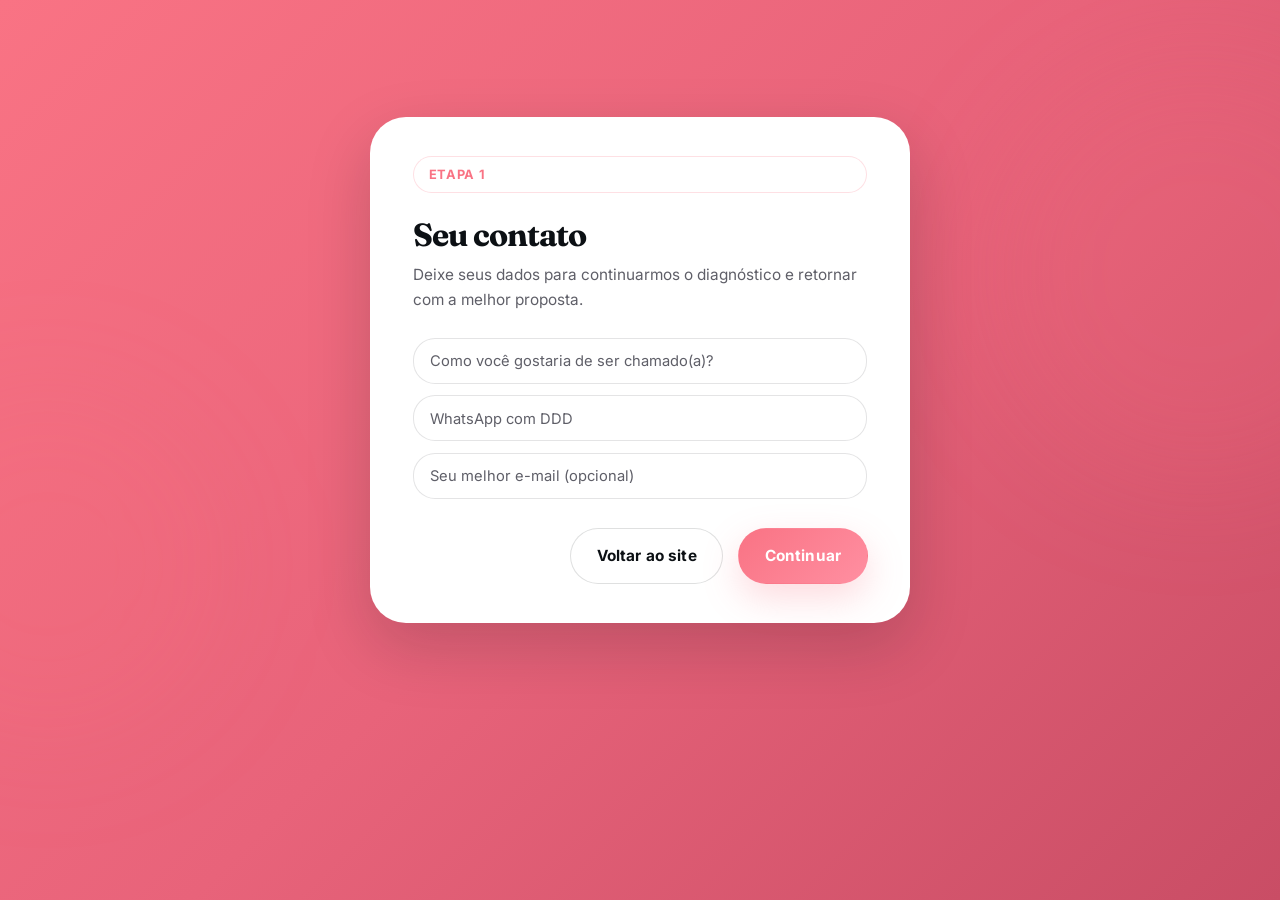
<file: quiz/index.html>
<!DOCTYPE html>
<html lang="pt-BR">
<head>
    <meta charset="UTF-8">
    <meta name="viewport" content="width=device-width, initial-scale=1.0">
    <title>Diagnóstico Speak Up | Descubra o melhor caminho para o seu inglês</title>
    <meta name="description" content="Responda ao diagnóstico Speak Up e descubra o formato ideal para ganhar confiança, conversar em inglês e avançar com clareza.">
    <meta name="theme-color" content="#F97384">
    <link rel="canonical" href="https://vortexoficial.github.io/ingles/quiz/index.html">
    <meta property="og:type" content="website">
    <meta property="og:url" content="https://vortexoficial.github.io/ingles/quiz/index.html">
    <meta property="og:title" content="Diagnóstico Speak Up | Descubra o melhor caminho para o seu inglês">
    <meta property="og:description" content="Responda em poucos minutos e descubra o formato ideal para destravar seu inglês com confiança, leveza e direção.">
    <meta property="og:image" content="https://vortexoficial.github.io/ingles/thumb.png">
    <meta property="og:image:secure_url" content="https://vortexoficial.github.io/ingles/thumb.png">
    <meta property="og:image:alt" content="Thumb de compartilhamento do diagnóstico Speak Up">
    <meta property="og:image:type" content="image/png">
    <meta property="og:site_name" content="Speak Up">
    <meta name="twitter:card" content="summary_large_image">
    <meta name="twitter:url" content="https://vortexoficial.github.io/ingles/quiz/index.html">
    <meta name="twitter:title" content="Diagnóstico Speak Up | Descubra o melhor caminho para o seu inglês">
    <meta name="twitter:description" content="Responda em poucos minutos e descubra o formato ideal para destravar seu inglês com confiança, leveza e direção.">
    <meta name="twitter:image" content="https://vortexoficial.github.io/ingles/thumb.png">
    <link rel="icon" type="image/png" href="../favicon.png">
    <link rel="preconnect" href="https://fonts.googleapis.com">
    <link rel="preconnect" href="https://fonts.gstatic.com" crossorigin>
    <link href="https://fonts.googleapis.com/css2?family=Fraunces:opsz,wght@9..144,400;9..144,500;9..144,700&family=Inter:wght@400;500;600;700;800&display=swap" rel="stylesheet">
    <link rel="stylesheet" href="../styles.css">
</head>
<body class="quiz-body">
    <div class="site-shell">
        <main class="quiz-main">
            <section class="section quiz-section">
                <div class="container quiz-layout">
                    <section class="quiz-card" data-reveal>
                        <form id="quiz-form" novalidate>
                            <div class="step-header">
                                <span class="step-tag" id="step-tag">Etapa 1</span>
                                <h2 id="step-title">Seus dados para contato</h2>
                                <p id="step-description">Começamos com o básico para podermos continuar sua jornada com contexto e retorno adequado.</p>
                            </div>

                            <div id="step-fields" class="step-fields"></div>

                            <div class="form-feedback hidden" id="form-feedback" role="alert"></div>

                            <div class="quiz-actions">
                                <button class="button button-secondary" type="button" id="prev-button">Voltar</button>
                                <button class="button button-primary" type="button" id="next-button">Continuar</button>
                                <button class="button button-primary hidden" type="submit" id="submit-button">Enviar</button>
                            </div>
                        </form>

                    </section>
                </div>
            </section>
        </main>
    </div>

    <section class="success-state hidden" id="success-state" aria-hidden="true">
        <div class="success-backdrop"></div>
        <div class="success-panel" role="dialog" aria-modal="true" aria-labelledby="success-title">
            <div class="success-orb success-orb--one"></div>
            <div class="success-orb success-orb--two"></div>
            <div class="success-loading" id="success-loading">
                <div class="success-loader" aria-hidden="true">
                    <span class="success-loader-ring"></span>
                    <span class="success-loader-dot"></span>
                </div>
                <span class="section-tag">Enviando</span>
                <h2 id="success-title">Estamos enviando seu formulário...</h2>
                <p>Segure só um instante enquanto registramos suas respostas.</p>
            </div>

            <div class="success-complete hidden" id="success-complete">
                <div class="success-icon" role="img" aria-label="Sucesso">
                    <svg viewBox="0 0 32 32" fill="none" xmlns="http://www.w3.org/2000/svg">
                        <circle cx="16" cy="16" r="13" stroke="#6796C2" stroke-width="2"/>
                        <path d="M10 16l4 4 8-8" stroke="#6796C2" stroke-width="2.2" stroke-linecap="round" stroke-linejoin="round"/>
                    </svg>
                </div>
                <span class="section-tag">Obrigado</span>
                <h2>Recebemos sua mensagem.</h2>
                <p>Agradecemos pelo seu interesse. Em breve entraremos em contato com o direcionamento mais adequado para você.</p>
                <div class="success-actions">
                    <a class="button button-primary" href="../index.html" id="success-home-link">Voltar para o site</a>
                </div>
            </div>
        </div>
    </section>

    <script src="quiz-script.js"></script>
</body>
</html>
</file>
<file: styles.css>
/* ═══════════════════════════════════════════════════════════════
   SPEAK UP — Design System
   Tipografia: Gliker Regular (display) → Fraunces fallback via Google Fonts
               Inter (corpo)
   Paleta: coral #F97384 · blush #FEEAED · navy #0C1014 · blue #6796C2
   ═══════════════════════════════════════════════════════════════ */

/* ── Se a licença Gliker estiver disponível, adicione aqui:
@font-face {
    font-family: "Gliker";
    src: url("fonts/gliker-regular.woff2") format("woff2");
    font-weight: 400;
    font-style: normal;
    font-display: swap;
}
── */

/* ─── TOKENS ──────────────────────────────────────────────────── */
:root {
    /* Cores */
    --c-coral:        #f97384;
    --c-coral-120:    #e85f72;
    --c-blush-100:    #feeaed;
    --c-blush-200:    #fad5db;
    --c-blush-300:    #e5bcc4;
    --c-blue:         #6796c2;
    --c-blue-100:     #deeaf5;
    --c-peach:        #d6a897;
    --c-taupe:        #b38987;
    --c-off-white:    #f6f3f2;
    --c-navy:         #0c1014;
    --c-navy-80:      #1e2530;
    --c-text:         #1e1e1e;
    --c-text-soft:    #5f5f68;
    --c-white:        #ffffff;
    --c-line:         rgba(12, 16, 20, 0.08);
    --c-line-mid:     rgba(12, 16, 20, 0.13);
    --scrollbar-track: rgba(249, 115, 132, 0.14);
    --scrollbar-thumb: #f97384;
    --scrollbar-thumb-hover: #e85f72;
    --scrollbar-size: 8px;

    /* Tipografia */
    --f-display: "Gliker", "Fraunces", Georgia, serif;
    --f-body:    "Inter", system-ui, sans-serif;

    /* Espaçamento */
    --container: min(1140px, calc(100% - 2.4rem));

    /* Raios */
    --r-xs:  10px;
    --r-sm:  16px;
    --r-md:  22px;
    --r-lg:  28px;
    --r-xl:  36px;
    --r-2xl: 48px;

    /* Sombras */
    --shadow-xs: 0 4px 14px rgba(12, 16, 20, 0.06);
    --shadow-sm: 0 10px 28px rgba(12, 16, 20, 0.07);
    --shadow-md: 0 20px 50px rgba(12, 16, 20, 0.09);
    --shadow-lg: 0 28px 70px rgba(12, 16, 20, 0.11);
    --shadow-coral: 0 14px 36px rgba(249, 115, 132, 0.26);

    /* Animações */
    --ease-soft:  cubic-bezier(0.34, 1.1, 0.64, 1);
    --ease-out:   cubic-bezier(0.22, 1, 0.36, 1);
    --dur-fast:   160ms;
    --dur-mid:    280ms;
    --dur-slow:   420ms;

    scroll-behavior: smooth;
}

/* ─── RESET MÍNIMO ────────────────────────────────────────────── */
*, *::before, *::after { box-sizing: border-box; }
html, body { margin: 0; min-height: 100%; }
html, body, * {
    scrollbar-width: thin;
    scrollbar-color: var(--scrollbar-thumb) var(--scrollbar-track);
}
*::-webkit-scrollbar {
    width: var(--scrollbar-size);
    height: var(--scrollbar-size);
}
*::-webkit-scrollbar-track {
    background: var(--scrollbar-track);
    border-radius: 999px;
}
*::-webkit-scrollbar-thumb {
    background: linear-gradient(180deg, var(--scrollbar-thumb) 0%, var(--scrollbar-thumb-hover) 100%);
    border-radius: 999px;
    border: 2px solid rgba(255, 255, 255, 0.55);
}
*::-webkit-scrollbar-thumb:hover {
    background: linear-gradient(180deg, var(--scrollbar-thumb-hover) 0%, var(--scrollbar-thumb) 100%);
}
img, svg { display: block; max-width: 100%; }
a { color: inherit; text-decoration: none; }
button, input, textarea, select { font: inherit; }
button { cursor: pointer; }
p { margin: 0; color: var(--c-text-soft); }
h1, h2, h3, h4 {
    margin: 0;
    color: var(--c-navy);
    letter-spacing: -0.03em;
    line-height: 0.96;
}
h1, h2 { font-family: var(--f-display); }
h3 { font-size: 1.18rem; line-height: 1.28; font-weight: 700; }

/* ─── KEYFRAMES ────────────────────────────────────────────────── */
@keyframes floatA {
    0%, 100% { transform: translateY(0px) rotate(0deg); }
    50%       { transform: translateY(-12px) rotate(1.2deg); }
}
@keyframes floatB {
    0%, 100% { transform: translateY(0px) rotate(0deg); }
    50%       { transform: translateY(-8px) rotate(-1deg); }
}
@keyframes blobDrift {
    0%, 100% { transform: scale(1) translate(0, 0); }
    30%       { transform: scale(1.06) translate(10px, -8px); }
    70%       { transform: scale(0.96) translate(-6px, 6px); }
}
@keyframes glowPulse {
    0%, 100% { box-shadow: var(--shadow-coral); }
    50%       { box-shadow: 0 18px 50px rgba(249, 115, 132, 0.44); }
}
@keyframes shimmer {
    0%   { background-position: -200% center; }
    100% { background-position:  200% center; }
}
@keyframes revealUp {
    from { opacity: 0; transform: translateY(22px); }
    to   { opacity: 1; transform: translateY(0); }
}
@keyframes spin { to { transform: rotate(360deg); } }

/* ─── SCROLL REVEAL ────────────────────────────────────────────── */
[data-reveal] {
    opacity: 0;
    transform: translateY(22px);
    transition: opacity var(--dur-slow) var(--ease-out),
                transform var(--dur-slow) var(--ease-out);
}
[data-reveal].is-visible { opacity: 1; transform: translateY(0); }

/* Stagger em filhos diretos visíveis de grade de cards */
.card-grid [data-reveal]:nth-child(2) { transition-delay: 80ms; }
.card-grid [data-reveal]:nth-child(3) { transition-delay: 160ms; }
.card-grid [data-reveal]:nth-child(4) { transition-delay: 240ms; }
.feature-grid [data-reveal]:nth-child(2) { transition-delay: 60ms; }
.feature-grid [data-reveal]:nth-child(3) { transition-delay: 120ms; }
.feature-grid [data-reveal]:nth-child(4) { transition-delay: 180ms; }
.feature-grid [data-reveal]:nth-child(5) { transition-delay: 240ms; }
.feature-grid [data-reveal]:nth-child(6) { transition-delay: 300ms; }
.testimonial-grid [data-reveal]:nth-child(2) { transition-delay: 90ms; }
.testimonial-grid [data-reveal]:nth-child(3) { transition-delay: 180ms; }

/* ─── LAYOUT ───────────────────────────────────────────────────── */
.site-shell { position: relative; overflow-x: clip; }

/* Blobs de fundo globais */
.site-shell::before,
.site-shell::after {
    content: "";
    position: fixed;
    z-index: -1;
    border-radius: 999px;
    pointer-events: none;
    filter: blur(60px);
    animation: blobDrift 14s ease-in-out infinite;
}
.site-shell::before {
    top: 4rem; right: -8rem;
    width: 26rem; height: 26rem;
    background: rgba(249, 115, 132, 0.16);
}
.site-shell::after {
    bottom: 10rem; left: -8rem;
    width: 22rem; height: 22rem;
    background: rgba(249, 115, 132, 0.11);
    animation-delay: -7s;
}

body {
    font-family: var(--f-body);
    color: var(--c-text);
    background:
        radial-gradient(circle at 12% 0%, rgba(249,115,132,0.13) 0%, transparent 30%),
        radial-gradient(circle at 90% 6%, rgba(249,115,132,0.11) 0%, transparent 25%),
        linear-gradient(180deg, #fff8f9 0%, var(--c-off-white) 40%, #fffaf8 100%);
    line-height: 1.65;
}

.container {
    width: var(--container);
    margin: 0 auto;
}

.section { padding: 5rem 0; }

/* ─── SEÇÕES COLORIDAS ─────────────────────────────────────────── */
.section-blush {
    background: linear-gradient(180deg,
        rgba(255,255,255,0.6) 0%,
        rgba(254,234,237,0.55) 100%
    );
}
.section-navy {
    background: var(--c-navy);
    background-image:
        radial-gradient(circle at 20% 50%, rgba(249,115,132,0.12) 0%, transparent 40%),
    radial-gradient(circle at 80% 50%, rgba(249,115,132,0.08) 0%, transparent 38%);
}
.section-navy h2,
.section-navy p,
.section-navy small,
.section-navy .section-tag { color: rgba(255,255,255,0.92); }
.section-navy .section-tag {
    border-color: rgba(255,255,255,0.14);
    background: rgba(255,255,255,0.08);
}
.section-navy .button-secondary {
    border-color: rgba(255,255,255,0.22);
    background: rgba(255,255,255,0.07);
    color: var(--c-white);
}

/* ─── HEADER ───────────────────────────────────────────────────── */
.site-header {
    position: sticky;
    top: 0;
    z-index: 30;
    backdrop-filter: blur(22px) saturate(160%);
    -webkit-backdrop-filter: blur(22px) saturate(160%);
    background: linear-gradient(135deg, var(--c-coral) 0%, #ff8fa1 100%);
    border-bottom: 1px solid transparent;
    transition:
        border-color var(--dur-mid) ease,
        box-shadow var(--dur-mid) ease,
        background-color var(--dur-mid) ease;
}
.site-header.is-scrolled {
    border-color: rgba(255,255,255,0.18);
    box-shadow: 0 10px 30px rgba(249,115,132,0.24);
}
.header-inner {
    display: flex;
    align-items: center;
    justify-content: space-between;
    gap: 1rem;
    padding: 0.85rem 0;
    transition: padding var(--dur-mid) var(--ease-out), gap var(--dur-mid) var(--ease-out);
}
.site-header.is-scrolled .header-inner {
    gap: 0.8rem;
    padding: 0.5rem 0;
}
.brand {
    display: inline-flex;
    align-items: center;
    gap: 0;
    min-width: 0;
    flex-shrink: 0;
}
.brand-mark {
    width: auto;
    height: 4rem;
    max-width: 8rem;
    object-fit: contain;
    display: block;
    border-radius: 0;
    box-shadow: none;
    transition: height var(--dur-mid) var(--ease-out), max-width var(--dur-mid) var(--ease-out);
}
.site-header.is-scrolled .brand-mark {
    height: 2.9rem;
    max-width: 6rem;
}
.brand-copy { display: grid; gap: 0.04rem; }
.brand-copy strong { font-size: 0.96rem; color: var(--c-navy); }
.brand-copy span  { font-size: 0.86rem; color: var(--c-text-soft); }

.header-tools {
    display: inline-flex;
    align-items: center;
    justify-content: flex-end;
    gap: 0.75rem;
}
.header-nav {
    display: none;
    gap: 1.4rem;
    font-size: 0.95rem;
    font-weight: 600;
    color: rgba(255,255,255,0.96);
    transition: gap var(--dur-mid) var(--ease-out), font-size var(--dur-mid) var(--ease-out);
}
.site-header.is-scrolled .header-nav {
    gap: 1.05rem;
    font-size: 0.9rem;
}
.header-nav a {
    position: relative;
    padding-bottom: 2px;
    transition: color var(--dur-fast) ease;
}
.header-nav a::after {
    content: "";
    position: absolute;
    bottom: -2px;
    left: 0;
    width: 0;
    height: 2px;
    border-radius: 2px;
    background: rgba(255,255,255,0.96);
    transition: width var(--dur-mid) var(--ease-out);
}
.header-nav a:hover        { color: rgba(255,255,255,0.96); }
.header-nav a:hover::after { width: 100%; }

.mobile-menu-toggle {
    width: 3.5rem;
    height: 3.5rem;
    display: inline-flex;
    flex-direction: column;
    align-items: center;
    justify-content: center;
    gap: 0.3rem;
    border: 1px solid rgba(255,255,255,0.24);
    border-radius: 1.1rem;
    background: rgba(255,255,255,0.14);
    box-shadow: 0 10px 24px rgba(249,115,132,0.16);
    color: var(--c-white);
    transition:
        transform var(--dur-fast) var(--ease-soft),
        background-color var(--dur-mid) ease,
        border-color var(--dur-mid) ease,
        width var(--dur-mid) var(--ease-out),
        height var(--dur-mid) var(--ease-out);
}
.mobile-menu-toggle span {
    width: 1.25rem;
    height: 2px;
    border-radius: 999px;
    background: currentColor;
    transition: transform var(--dur-mid) var(--ease-out), opacity var(--dur-mid) ease;
}
.site-header.is-scrolled .mobile-menu-toggle {
    width: 3rem;
    height: 3rem;
}
.site-header.menu-open .mobile-menu-toggle {
    background: rgba(255,255,255,0.96);
    color: var(--c-coral);
    border-color: rgba(255,255,255,0.96);
}
.site-header.menu-open .mobile-menu-toggle span:nth-child(1) {
    transform: translateY(6px) rotate(45deg);
}
.site-header.menu-open .mobile-menu-toggle span:nth-child(2) {
    opacity: 0;
}
.site-header.menu-open .mobile-menu-toggle span:nth-child(3) {
    transform: translateY(-6px) rotate(-45deg);
}

.mobile-menu-panel {
    display: none;
    margin-top: 0.2rem;
    padding: 0 0 1rem;
}
.mobile-menu-nav {
    display: grid;
    gap: 0.7rem;
}
.mobile-menu-nav a {
    display: block;
    padding: 1rem 1.1rem;
    border-radius: 1.25rem;
    background: transparent;
    border: 1.5px solid rgba(255,255,255,0.82);
    color: var(--c-white);
    font-size: 1rem;
    font-weight: 700;
    letter-spacing: -0.01em;
    box-shadow: none;
}
.mobile-menu-nav a:hover {
    background: rgba(255,255,255,0.08);
    border-color: rgba(255,255,255,0.96);
}
.mobile-menu-cta {
    width: 100%;
    margin-top: 0.8rem;
    background: var(--c-white) !important;
    color: var(--c-coral) !important;
    box-shadow: 0 18px 34px rgba(255,255,255,0.16) !important;
}
.site-header.menu-open .mobile-menu-panel {
    display: grid;
    gap: 0.8rem;
    animation: revealUp var(--dur-mid) var(--ease-out);
}

/* ─── BOTÕES ───────────────────────────────────────────────────── */
.button {
    display: inline-flex;
    align-items: center;
    justify-content: center;
    gap: 0.5rem;
    min-height: 3.4rem;
    padding: 0.9rem 1.6rem;
    border-radius: 999px;
    border: 1.5px solid transparent;
    font-family: var(--f-body);
    font-size: 0.96rem;
    font-weight: 700;
    letter-spacing: 0.01em;
    text-align: center;
    transition:
        transform var(--dur-fast) var(--ease-soft),
        box-shadow var(--dur-fast) ease,
        background-color var(--dur-fast) ease,
        border-color var(--dur-fast) ease,
        color var(--dur-fast) ease;
    will-change: transform;
}
.button:hover,
.button:focus-visible {
    transform: translateY(-3px);
}
.button:active { transform: translateY(-1px); }
.button:focus-visible {
    outline: 3px solid rgba(103,150,194,0.45);
    outline-offset: 3px;
}

.button-primary {
    background: linear-gradient(135deg, var(--c-coral) 0%, #ff8fa1 100%);
    color: var(--c-white);
    box-shadow: var(--shadow-coral);
    animation: glowPulse 3.6s ease-in-out infinite;
}
.button-primary:hover {
    box-shadow: 0 22px 52px rgba(249,115,132,0.4);
    background: linear-gradient(135deg, var(--c-coral-120) 0%, var(--c-coral) 100%);
}
.site-header .button-primary {
    background: var(--c-white);
    color: var(--c-coral);
    box-shadow: 0 16px 36px rgba(255,255,255,0.18);
    animation: none;
    transition:
        transform var(--dur-fast) var(--ease-soft),
        box-shadow var(--dur-fast) ease,
        background-color var(--dur-fast) ease,
        border-color var(--dur-fast) ease,
        color var(--dur-fast) ease,
        min-height var(--dur-mid) var(--ease-out),
        padding var(--dur-mid) var(--ease-out),
        font-size var(--dur-mid) var(--ease-out);
}
.site-header .button-primary:hover {
    background: rgba(255,255,255,0.94);
    color: var(--c-coral-120);
    box-shadow: 0 20px 42px rgba(255,255,255,0.22);
}
.site-header.is-scrolled .header-cta {
    min-height: 3rem;
    padding: 0.72rem 1.3rem;
    font-size: 0.92rem;
}
.button-secondary {
    border-color: var(--c-line-mid);
    background: rgba(255,255,255,0.78);
    color: var(--c-navy);
    animation: none;
}
.button-secondary:hover {
    background: var(--c-white);
    border-color: rgba(12,16,20,0.2);
    box-shadow: var(--shadow-sm);
}
.button-block { width: 100%; }

/* ─── SEÇÃO HEADING ────────────────────────────────────────────── */
.section-heading {
    max-width: 44rem;
    margin: 0 auto 2.2rem;
    text-align: center;
}
.section-heading > p { margin-top: 0.85rem; max-width: 38rem; margin-inline: auto; }
.section-heading-left {
    margin-inline: 0;
    text-align: left;
}
.section-heading-left > p { margin-inline: 0; }

.section-tag,
.eyebrow,
.offer-badge,
.step-tag {
    display: inline-flex;
    align-items: center;
    gap: 0.4rem;
    padding: 0.42rem 0.95rem;
    border: 1px solid rgba(249,115,132,0.22);
    border-radius: 999px;
    background: rgba(255,255,255,0.76);
    color: var(--c-coral);
    font-size: 0.8rem;
    font-weight: 700;
    letter-spacing: 0.05em;
    text-transform: uppercase;
    margin-bottom: 0.9rem;
}
.section-heading > .section-tag,
.section-heading > .eyebrow { display: block; text-align: center; width: fit-content; margin: 0 auto 0.9rem; }

h1 { font-size: clamp(2.9rem, 8.5vw, 5.6rem); }
h2 { font-size: clamp(2.1rem, 5.5vw, 3.8rem); }

/* Palavras em destaque com gradiente coral */
em.grad {
    font-style: inherit;
    background: linear-gradient(90deg, var(--c-coral) 0%, #ff8fa1 55%, #e8637a 100%);
    -webkit-background-clip: text;
    -webkit-text-fill-color: transparent;
    background-clip: text;
}

/* ─── HERO ─────────────────────────────────────────────────────── */
.hero-section {
    position: relative;
    padding-top: 3.6rem;
    padding-bottom: 4.2rem;
    background: var(--c-white);
}
.hero-grid { display: grid; gap: 2rem; align-items: center; }

.hero-copy { display: grid; gap: 1.35rem; }
.hero-copy .eyebrow { width: fit-content; }

.hero-lead {
    font-size: 1.05rem;
    line-height: 1.7;
    max-width: 42rem;
    color: var(--c-text-soft);
}
.hero-actions {
    display: flex;
    flex-wrap: wrap;
    gap: 0.9rem;
    align-items: center;
}

/* Trust list */
.trust-list {
    display: grid;
    grid-template-columns: 1fr 1fr;
    gap: 0.75rem;
    padding: 0;
    margin: 0.3rem 0 0;
    list-style: none;
}
.trust-list li {
    display: flex;
    align-items: center;
    gap: 0.6rem;
    padding: 0.9rem 1rem;
    border-radius: var(--r-md);
    border: 1px solid var(--c-line);
    background: rgba(255,255,255,0.85);
    color: var(--c-navy);
    font-size: 0.93rem;
    font-weight: 600;
    box-shadow: var(--shadow-xs);
    transition: transform var(--dur-fast) var(--ease-soft), box-shadow var(--dur-fast) ease;
}
.trust-list li:hover {
    transform: translateY(-2px);
    box-shadow: var(--shadow-sm);
}
.trust-icon {
    flex-shrink: 0;
    width: 1.5rem;
    height: 1.5rem;
    display: grid;
    place-items: center;
    border-radius: 50%;
    background: var(--c-blush-100);
}
.trust-icon svg { width: 0.85rem; height: 0.85rem; }

/* Hero visual */
.hero-visual {
    position: relative;
    min-height: 28rem;
    padding: 1.6rem;
}

/* Background blob decorativo do hero */
.hero-visual::before {
    content: "";
    position: absolute;
    inset: -2rem;
    border-radius: 58% 42% 55% 45% / 48% 52% 48% 52%;
    background: radial-gradient(135deg, rgba(254,234,237,0.7) 0%, rgba(214,168,151,0.15) 60%, transparent 100%);
    z-index: 0;
    animation: blobDrift 18s ease-in-out infinite;
}
.hero-visual > * { position: relative; z-index: 1; }

/* Balão de fala principal */
.hero-card-main {
    height: 100%;
    min-height: 20rem;
    display: grid;
    align-content: end;
    gap: 1rem;
    padding: 2.2rem;
    border-radius: var(--r-2xl);
    border: 1px solid rgba(255,255,255,0.8);
    background:
        radial-gradient(circle at 18% 0%, rgba(249,115,132,0.1) 0%, transparent 40%),
        radial-gradient(circle at 80% 100%, rgba(103,150,194,0.08) 0%, transparent 36%),
        rgba(255,255,255,0.96);
    box-shadow: var(--shadow-md);
}
/* pseudo speech-bubble tail */
.hero-card-main::after {
    content: "";
    position: absolute;
    bottom: -0.85rem;
    left: 2.4rem;
    width: 1.4rem;
    height: 0.9rem;
    background: rgba(255,255,255,0.96);
    clip-path: polygon(0 0, 100% 0, 50% 100%);
    filter: drop-shadow(0 4px 6px rgba(12,16,20,0.06));
}
.hero-card-label {
    color: var(--c-coral);
    font-size: 0.88rem;
    font-weight: 700;
    letter-spacing: 0.04em;
    text-transform: uppercase;
}
.hero-card-main h2 { font-size: clamp(1.7rem, 3.8vw, 2.7rem); }

/* Floating pills */
.hero-floating {
    position: absolute;
    max-width: 15rem;
    padding: 1rem 1.2rem;
    border-radius: var(--r-lg);
    background: rgba(255,255,255,0.94);
    border: 1px solid rgba(255,255,255,0.85);
    box-shadow: var(--shadow-sm);
}
.hero-floating strong {
    display: block;
    margin-bottom: 0.3rem;
    color: var(--c-navy);
    font-family: var(--f-display);
    font-size: 1.1rem;
}
.hero-floating span { font-size: 0.88rem; color: var(--c-text-soft); }
.hero-floating-top {
    top: -0.6rem; right: 0.8rem;
    animation: floatA 6s ease-in-out infinite;
}
.hero-floating-bottom {
    bottom: 0.4rem; left: 0.4rem;
    animation: floatB 7s ease-in-out infinite;
    animation-delay: -2s;
}
.floating-dot {
    display: inline-block;
    width: 0.55rem;
    height: 0.55rem;
    margin-right: 0.4rem;
    border-radius: 50%;
    background: var(--c-coral);
    vertical-align: middle;
    flex-shrink: 0;
}
.hero-floating-top .floating-dot { background: var(--c-blue); }

@keyframes ticker {
    from { transform: translateX(0); }
    to   { transform: translateX(-50%); }
}

/* ─── TICKER BAR ────────────────────────────────────────────────── */
.ticker-bar {
    width: 100%;
    overflow: hidden;
    background: linear-gradient(135deg, var(--c-coral) 0%, #ff8fa1 100%);
    padding: 0.72rem 0;
    border-top: none;
    border-bottom: none;
}
.ticker-track {
    display: flex;
    align-items: center;
    gap: 1.6rem;
    white-space: nowrap;
    width: max-content;
    animation: ticker 22s linear infinite;
}
.ticker-bar:hover .ticker-track {
    animation-play-state: paused;
}
.ticker-item {
    display: inline-flex;
    align-items: center;
    gap: 0.55rem;
    font-size: 0.9rem;
    font-weight: 700;
    letter-spacing: 0.03em;
    color: #fff;
    text-transform: uppercase;
}
.ticker-item svg {
    width: 1rem;
    height: 1rem;
    flex-shrink: 0;
    color: rgba(255,255,255,0.85);
}
.ticker-sep {
    color: rgba(255,255,255,0.5);
    font-size: 0.6rem;
    flex-shrink: 0;
}

@media (prefers-reduced-motion: reduce) {
    .ticker-track { animation: none; }
}

/* ─── HERO IMAGE ────────────────────────────────────────────────── */
.hero-img-wrap {
    display: flex;
    align-items: flex-end;
    justify-content: center;
    overflow: visible;
}
.hero-img {
    width: 100%;
    max-width: 360px;
    height: auto;
    display: block;
    object-fit: contain;
    object-position: bottom center;
}

@media (min-width: 980px) {
    .hero-section {
        background-image: url("imgbg.png");
        background-repeat: no-repeat;
        background-position: right bottom;
        background-size: contain;
    }
    .hero-img-wrap {
        display: none;
    }
    .hero-copy h1 {
        font-size: clamp(3.7rem, 5.8vw, 5.1rem);
        line-height: 0.92;
    }
}

@media (min-width: 700px) {
    .hero-grid { grid-template-columns: 1fr 0.88fr; gap: 2rem; }
    .hero-img-wrap {
        justify-content: flex-end;
        margin-right: -1rem;
    }
    .hero-img {
        max-width: 400px;
        max-height: 72vh;
    }
}

@media (min-width: 980px) {
    .hero-img-wrap {
        align-self: stretch;
        margin-right: -2rem;
    }
    .hero-img {
        width: auto;
        height: min(80vh, 48rem);
        max-width: none;
        max-height: none;
    }
}

@media (min-width: 1450px) {
    .hero-section {
        padding-top: 2.2rem;
        padding-bottom: 2.2rem;
        background-position: right bottom;
        background-size: contain;
    }
    .hero-grid {
        grid-template-columns: 1fr 0.98fr;
        gap: 2.4rem;
        align-items: center;
    }
    .hero-copy {
        align-self: center;
    }
    .hero-img-wrap {
        align-self: center;
        justify-content: flex-end;
        margin-right: -1.2rem;
    }
    .hero-img {
        width: auto;
        height: min(84vh, 54rem);
        max-width: none;
        max-height: none;
    }
}

@media (min-width: 1600px) and (min-height: 900px) {
    .hero-section {
        min-height: clamp(38rem, 78vh, 48rem);
        padding-top: 1.8rem;
        padding-bottom: 1.8rem;
    }
    .hero-grid {
        min-height: clamp(34rem, 70vh, 42rem);
        align-items: end;
    }
    .hero-copy h1 {
        font-size: clamp(4rem, 5vw, 5.45rem);
    }
    .hero-lead {
        font-size: 1.04rem;
    }
    .hero-copy {
        align-self: center;
    }
    .hero-img-wrap {
        align-self: end;
    }
}

@media (min-width: 980px) and (max-width: 1440px) {
    .header-inner {
        gap: 0.85rem;
        padding: 0.62rem 0;
    }
    .brand-mark {
        height: 3.35rem;
        max-width: 6.8rem;
    }
    .header-nav {
        gap: 1.05rem;
        font-size: 0.9rem;
    }
    .site-header .header-cta {
        min-height: 3rem;
        padding: 0.72rem 1.3rem;
        font-size: 0.92rem;
    }
    .hero-section {
        padding-top: 1.9rem;
        padding-bottom: 2.2rem;
        background-position: right bottom;
        background-size: contain;
    }
    .hero-grid {
        gap: 1.35rem;
        align-items: end;
    }
    .hero-copy {
        gap: 1rem;
    }
    .hero-copy h1 {
        font-size: clamp(3.2rem, 5vw, 4.45rem);
        line-height: 0.91;
    }
    .hero-lead {
        font-size: 0.98rem;
        line-height: 1.55;
        max-width: 34rem;
    }
    .hero-actions {
        gap: 0.75rem;
    }
    .hero-actions .button {
        min-height: 3rem;
        padding: 0.78rem 1.3rem;
        font-size: 0.92rem;
    }
    .hero-img-wrap {
        justify-content: center;
        margin-right: -2.2rem;
    }
    .hero-img {
        width: auto;
        height: min(82vh, 50rem);
        max-width: none;
        max-height: none;
    }
}

@media (min-width: 980px) and (max-height: 860px) and (min-width: 1441px) {
    .header-inner {
        gap: 0.85rem;
        padding: 0.62rem 0;
    }
    .brand-mark {
        height: 3.35rem;
        max-width: 6.8rem;
    }
    .header-nav {
        gap: 1.05rem;
        font-size: 0.9rem;
    }
    .site-header .header-cta {
        min-height: 3rem;
        padding: 0.72rem 1.3rem;
        font-size: 0.92rem;
    }
    .hero-section {
        padding-top: 1.9rem;
        padding-bottom: 2.2rem;
        background-position: right bottom;
        background-size: contain;
    }
    .hero-grid {
        gap: 1.35rem;
        align-items: end;
    }
    .hero-copy {
        gap: 1rem;
    }
    .hero-copy h1 {
        font-size: clamp(3.2rem, 5vw, 4.45rem);
        line-height: 0.91;
    }
    .hero-lead {
        font-size: 0.98rem;
        line-height: 1.55;
        max-width: 34rem;
    }
    .hero-actions {
        gap: 0.75rem;
    }
    .hero-actions .button {
        min-height: 3rem;
        padding: 0.78rem 1.3rem;
        font-size: 0.92rem;
    }
}

@media (max-width: 699px) {
    .hero-grid {
        grid-template-columns: 1fr;
        gap: 1.1rem;
        align-items: center;
    }
    .hero-copy {
        gap: 1rem;
        text-align: center;
        justify-items: center;
    }
    .hero-copy h1 {
        font-size: clamp(2.55rem, 11vw, 3.55rem);
    }
    .hero-lead {
        font-size: 0.98rem;
        line-height: 1.55;
        max-width: 20rem;
    }
    .hero-actions {
        width: 100%;
        flex-direction: column;
        gap: 0.75rem;
        align-items: center;
    }
    .hero-actions .button {
        min-height: 3rem;
        width: min(100%, 17rem);
        padding: 0.8rem 1.1rem;
        font-size: 0.92rem;
        justify-content: center;
    }
    .hero-img-wrap {
        justify-content: center;
        align-self: center;
        margin-top: 0.4rem;
        margin-right: 0;
        width: 100%;
        margin-left: 0;
        overflow: visible;
        max-height: none;
    }
    .hero-img {
        width: 100%;
        max-height: none;
        max-width: 100%;
        transform: none;
        transform-origin: center center;
    }
}

@media (min-width: 560px) and (max-width: 699px) {
    .hero-grid {
        grid-template-columns: minmax(0, 1.06fr) minmax(0, 0.94fr);
        gap: 0.9rem;
        align-items: end;
    }
    .hero-copy {
        text-align: left;
        justify-items: start;
    }
    .hero-lead {
        max-width: none;
    }
    .hero-actions {
        align-items: stretch;
    }
    .hero-actions .button {
        width: 100%;
    }
    .hero-img-wrap {
        justify-content: flex-end;
        align-self: end;
        margin-top: 0;
        margin-left: 0;
        width: auto;
        overflow: visible;
    }
    .hero-img {
        width: min(42vw, 250px);
        transform: none;
    }
}

/* ─── SEGUNDA DOBRA: HIGHLIGHTS ─────────────────────────────────── */
.section-highlights {
    background: var(--c-white);
    border-top: 1px solid var(--c-line);
    padding-top: 3.6rem;
    padding-bottom: 3.6rem;
}
.highlights-grid {
    display: grid;
    gap: 2.4rem;
    align-items: center;
}
.highlight-main {
    display: grid;
    gap: 1rem;
}
.highlight-main h2 { font-size: clamp(1.8rem, 4vw, 2.8rem); }
.highlights-stats {
    display: grid;
    gap: 1rem;
}
.highlight-stat {
    display: flex;
    align-items: center;
    gap: 1rem;
    padding: 1.1rem 1.4rem;
    border-radius: var(--r-lg);
    border: 1px solid var(--c-line);
    background: var(--c-white);
}
.highlight-stat > div { display: grid; gap: 0.2rem; }
.highlight-stat strong {
    display: block;
    font-family: var(--f-display);
    font-size: 1.15rem;
    color: var(--c-navy);
}
.highlight-stat span:not(.floating-dot) {
    font-size: 0.9rem;
    color: var(--c-text-soft);
}
.highlight-dot--blue { background: var(--c-blue) !important; }

@media (min-width: 700px) {
    .highlights-grid { grid-template-columns: 1fr 1fr; }
}

/* ─── CARDS BASE ────────────────────────────────────────────────── */
.soft-card,
.feature-card,
.offer-price-card,
.quiz-card,
.quiz-sidebar,
.final-card,
.success-state {
    border-radius: var(--r-xl);
    background: rgba(255,255,255,0.92);
    border: 1px solid rgba(255,255,255,0.76);
    box-shadow: var(--shadow-sm);
}
.soft-card,
.feature-card { padding: 1.5rem; }

/* Hover lift suave */
.soft-card,
.feature-card,
.faq-item,
.audience-list p {
    transition:
        transform var(--dur-mid) var(--ease-soft),
        box-shadow var(--dur-mid) ease;
}
.soft-card:hover,
.feature-card:hover,
.faq-item:hover,
.audience-list p:hover {
    transform: translateY(-4px);
    box-shadow: var(--shadow-md);
}

/* ─── GRIDS ────────────────────────────────────────────────────── */
.card-grid,
.feature-grid { display: grid; gap: 1.1rem; }

/* ─── PROMISE CARDS ────────────────────────────────────────────── */
.soft-card {
    background:
        radial-gradient(circle at 92% 8%, rgba(249,115,132,0.09) 0%, transparent 36%),
        rgba(255,255,255,0.92);
    position: relative;
    overflow: hidden;
}
.soft-card::before {
    content: "";
    position: absolute;
    top: 0; left: 0; right: 0;
    height: 3px;
    background: linear-gradient(90deg, var(--c-coral), var(--c-blush-300));
    border-radius: var(--r-xl) var(--r-xl) 0 0;
}
.soft-card-blue::before {
    background: linear-gradient(90deg, var(--c-blue), var(--c-blue-100));
}
.card-num {
    display: inline-flex;
    align-items: center;
    justify-content: center;
    width: 2rem;
    height: 2rem;
    margin-bottom: 0.85rem;
    border-radius: 50%;
    background: var(--c-blush-100);
    color: var(--c-coral);
    font-size: 0.82rem;
    font-weight: 800;
    font-family: var(--f-body);
    letter-spacing: 0;
}
.soft-card h3,
.feature-card h3 { margin-bottom: 0.55rem; color: var(--c-navy); }

/* ─── POSICIONAMENTO — REDESIGN ──────────────────────────────────── */
.pos-section {
    background:
        radial-gradient(ellipse at 0% 110%, rgba(249,115,132,0.13) 0%, transparent 52%),
        radial-gradient(ellipse at 100% -10%, rgba(249,115,132,0.09) 0%, transparent 48%),
        #fff9fa;
    padding-top: 5rem;
    padding-bottom: 5.5rem;
}
.pos-grid {
    display: grid;
    grid-template-columns: 1fr;
    gap: 1.1rem;
    margin-top: 2.8rem;
}
@media (min-width: 560px) {
    .pos-grid { grid-template-columns: repeat(2, 1fr); }
}
@media (min-width: 980px) {
    .pos-grid { grid-template-columns: repeat(4, 1fr); gap: 1.5rem; }
}
.pos-card {
    position: relative;
    display: flex;
    flex-direction: column;
    padding: 2rem 1.75rem 2rem;
    border-radius: 22px;
    background: #fff;
    border: 1px solid rgba(249,115,132,0.13);
    box-shadow: 0 8px 28px rgba(12,16,20,0.06);
    overflow: hidden;
    transition:
        transform 0.3s var(--ease-soft),
        box-shadow 0.3s ease;
}
.pos-card:hover {
    transform: translateY(-7px);
    box-shadow: 0 22px 52px rgba(12,16,20,0.10), 0 0 0 1.5px rgba(249,115,132,0.22);
}
/* Número decorativo em marca d'água */
.pos-card::after {
    content: attr(data-num);
    position: absolute;
    bottom: -0.5rem;
    right: 0.9rem;
    font-family: var(--f-display);
    font-size: 5.8rem;
    font-weight: 900;
    color: rgba(249,115,132,0.07);
    line-height: 1;
    pointer-events: none;
    user-select: none;
    letter-spacing: -0.04em;
}
.pos-icon-wrap {
    display: flex;
    align-items: center;
    justify-content: center;
    width: 54px;
    height: 54px;
    border-radius: 16px;
    margin-bottom: 1.2rem;
    background: linear-gradient(135deg, var(--c-coral) 0%, #ff8fa1 100%);
    box-shadow: 0 6px 20px rgba(249,115,132,0.30);
    flex-shrink: 0;
}
.pos-card--2 .pos-icon-wrap {
    background: linear-gradient(135deg, #6796c2 0%, #a8c4e0 100%);
    box-shadow: 0 6px 20px rgba(103,150,194,0.30);
}
.pos-card--3 .pos-icon-wrap {
    background: linear-gradient(135deg, #f97384 0%, #fcad5c 100%);
    box-shadow: 0 6px 20px rgba(249,115,132,0.25);
}
.pos-card--4 .pos-icon-wrap {
    background: linear-gradient(135deg, #1e2530 0%, #6796c2 100%);
    box-shadow: 0 6px 20px rgba(12,16,20,0.20);
}
.pos-icon-wrap svg { width: 24px; height: 24px; }
.pos-step {
    display: block;
    font-family: var(--f-body);
    font-size: 0.74rem;
    font-weight: 800;
    letter-spacing: 0.1em;
    color: var(--c-coral);
    margin-bottom: 0.4rem;
    opacity: 0.85;
}
.pos-card--2 .pos-step,
.pos-card--4 .pos-step { color: var(--c-blue); }
.pos-card h3 {
    font-size: 1.1rem;
    font-weight: 700;
    color: var(--c-navy);
    margin-bottom: 0.55rem;
    line-height: 1.3;
}
.pos-card p {
    font-size: 0.9rem;
    color: var(--c-text-soft);
    line-height: 1.65;
    margin: 0;
}

/* ─── FEATURE CARDS ────────────────────────────────────────────── */
.feature-card {
    background:
        radial-gradient(circle at 90% 10%, rgba(103,150,194,0.08) 0%, transparent 38%),
        rgba(255,255,255,0.92);
    position: relative;
    overflow: hidden;
}
.feature-card::before {
    content: "";
    position: absolute;
    top: 0; left: 0; right: 0;
    height: 2.5px;
    background: linear-gradient(90deg, var(--c-blue), var(--c-blue-100));
    border-radius: var(--r-xl) var(--r-xl) 0 0;
}
.feature-icon {
    display: inline-flex;
    align-items: center;
    justify-content: center;
    width: 2.4rem;
    height: 2.4rem;
    margin-bottom: 0.9rem;
    border-radius: var(--r-sm);
    background: var(--c-blue-100);
    flex-shrink: 0;
}
.feature-icon svg { width: 1.1rem; height: 1.1rem; }

/* ─── METODOLOGIA — BENTO GRID ──────────────────────────────────── */
.method-section {
    background: #ffffff;
    border-top: 1px solid var(--c-line);
}
.method-bento {
    display: grid;
    grid-template-columns: 1fr;
    gap: 1rem;
    margin-top: 3rem;
}
@media (min-width: 560px) {
    .method-bento { grid-template-columns: repeat(2, 1fr); gap: 1.1rem; }
}
@media (min-width: 980px) {
    .method-bento {
        grid-template-columns: repeat(4, 1fr);
        grid-template-rows: auto auto;
        gap: 1.3rem;
    }
    .mcard--coral { grid-column: span 2; }
    .mcard--navy  { grid-column: span 2; }
}
.mcard {
    position: relative;
    display: flex;
    flex-direction: column;
    padding: 2rem 1.8rem 2.2rem;
    border-radius: 20px;
    background: #fff;
    border: 1px solid rgba(12,16,20,0.07);
    box-shadow: 0 4px 18px rgba(12,16,20,0.05);
    overflow: hidden;
    transition: transform 0.28s var(--ease-soft), box-shadow 0.28s ease;
}
.mcard:hover {
    transform: translateY(-6px);
    box-shadow: 0 18px 44px rgba(12,16,20,0.09);
}
/* Linha lateral coral nos cards normais */
.mcard:not(.mcard--coral):not(.mcard--navy)::before {
    content: "";
    position: absolute;
    left: 0; top: 1.4rem; bottom: 1.4rem;
    width: 3px;
    border-radius: 0 3px 3px 0;
    background: linear-gradient(180deg, var(--c-coral), var(--c-blush-300));
}
/* Featured: coral */
.mcard--coral {
    background: linear-gradient(135deg, var(--c-coral) 0%, #ff8fa1 60%, #ffaab7 100%);
    border-color: transparent;
    box-shadow: 0 10px 40px rgba(249,115,132,0.32);
}
.mcard--coral:hover {
    box-shadow: 0 22px 56px rgba(249,115,132,0.42);
}
.mcard--coral .mcard-num { opacity: 0.8; }
/* Featured: navy */
.mcard--navy {
    background: linear-gradient(135deg, var(--c-navy-80) 0%, #2a3a52 60%, var(--c-blue) 100%);
    border-color: transparent;
    box-shadow: 0 10px 40px rgba(12,16,20,0.22);
}
.mcard--navy:hover {
    box-shadow: 0 22px 56px rgba(12,16,20,0.32);
}
.mcard--navy .mcard-num { opacity: 0.7; }
/* Ícone */
.mcard-icon {
    display: flex;
    align-items: center;
    justify-content: center;
    width: 52px;
    height: 52px;
    border-radius: 14px;
    margin-bottom: 1.3rem;
    flex-shrink: 0;
    background: var(--c-blush-100);
    color: var(--c-coral);
}
.mcard-icon svg { width: 22px; height: 22px; }
.mcard--coral .mcard-icon {
    background: rgba(255,255,255,0.22);
    color: #fff;
}
.mcard--navy .mcard-icon {
    background: rgba(255,255,255,0.14);
    color: #fff;
}
/* Número passo */
.mcard-num {
    display: block;
    font-family: var(--f-body);
    font-size: 0.7rem;
    font-weight: 800;
    letter-spacing: 0.14em;
    color: var(--c-coral);
    margin-bottom: 0.55rem;
}
.mcard h3 {
    font-size: 1.05rem;
    font-weight: 700;
    color: var(--c-navy);
    margin-bottom: 0.55rem;
    line-height: 1.3;
}
.mcard p {
    font-size: 0.89rem;
    color: var(--c-text-soft);
    line-height: 1.65;
    margin: 0;
}
.mcard--coral .mcard-icon svg,
.mcard--navy  .mcard-icon svg { color: #fff; }
/* Cor branca nos cards featured — colocado após .mcard h3/.mcard p para vencer a cascata */
.mcard--coral .mcard-num,
.mcard--coral h3,
.mcard--coral p,
.mcard--navy .mcard-num,
.mcard--navy h3,
.mcard--navy p { color: #fff; }
/* Número marca d'água nos featured */
.mcard-bg-label {
    position: absolute;
    bottom: -1rem;
    right: 0.8rem;
    font-family: var(--f-display);
    font-size: 7rem;
    font-weight: 900;
    line-height: 1;
    color: rgba(255,255,255,0.1);
    pointer-events: none;
    user-select: none;
    letter-spacing: -0.04em;
}

/* ─── OFERTA ────────────────────────────────────────────────────── */
/* ─── OFERTA — SPLIT CARD ─────────────────────────────────────────── */
.offer-section {
    background: #fff;
    border-top: 1px solid var(--c-line);
}
.offer-card {
    display: grid;
    grid-template-columns: 1fr;
    border-radius: 26px;
    overflow: hidden;
    box-shadow: 0 24px 70px rgba(12,16,20,0.11);
}
@media (min-width: 700px) {
    .offer-card { grid-template-columns: 1.15fr 0.85fr; }
}
/* Painel esquerdo — navy escuro */
.offer-card-left {
    display: flex;
    flex-direction: column;
    justify-content: center;
    gap: 2rem;
    padding: 3rem 2.8rem;
    background: linear-gradient(145deg, var(--c-navy) 0%, #1e2f44 55%, #2a4060 100%);
    position: relative;
    overflow: hidden;
}
/* Halo decorativo sutil no canto */
.offer-card-left::before {
    content: "";
    position: absolute;
    bottom: -4rem; left: -4rem;
    width: 20rem; height: 20rem;
    border-radius: 50%;
    background: radial-gradient(circle, rgba(249,115,132,0.18) 0%, transparent 65%);
    pointer-events: none;
}
.offer-eyebrow {
    display: inline-flex;
    align-self: flex-start;
    padding: 0.35rem 0.9rem;
    border-radius: 99px;
    border: 1px solid rgba(249,115,132,0.4);
    background: rgba(249,115,132,0.12);
    font-size: 0.72rem;
    font-weight: 800;
    letter-spacing: 0.12em;
    text-transform: uppercase;
    color: var(--c-coral);
}
.offer-card-left h2 {
    font-size: clamp(1.85rem, 3.2vw, 2.7rem);
    line-height: 1.1;
    color: #fff;
    margin: 0;
}
.offer-grad {
    background: linear-gradient(90deg, var(--c-coral) 0%, #ff8fa1 55%, #ffc0cb 100%);
    -webkit-background-clip: text;
    -webkit-text-fill-color: transparent;
    background-clip: text;
    font-style: inherit;
}
.offer-perks {
    list-style: none;
    padding: 0;
    margin: 0;
    display: flex;
    flex-direction: column;
    gap: 0.85rem;
}
.offer-perks li {
    display: flex;
    align-items: center;
    gap: 0.75rem;
    font-size: 0.94rem;
    color: rgba(255,255,255,0.82);
    font-weight: 500;
}
.offer-perk-icon {
    display: inline-flex;
    align-items: center;
    justify-content: center;
    flex-shrink: 0;
    width: 24px;
    height: 24px;
    border-radius: 50%;
    background: rgba(249,115,132,0.2);
    color: var(--c-coral);
}
.offer-perk-icon svg { width: 13px; height: 13px; }
/* Painel direito — branco */
.offer-card-right {
    display: flex;
    flex-direction: column;
    justify-content: center;
    gap: 1.4rem;
    padding: 3rem 2.4rem;
    background: #fff;
    border-left: 1px solid rgba(12,16,20,0.07);
}
.offer-price-box {
    display: flex;
    flex-direction: column;
    gap: 0.4rem;
}
.offer-price-label {
    font-size: 0.78rem;
    font-weight: 700;
    letter-spacing: 0.08em;
    text-transform: uppercase;
    color: var(--c-text-soft);
}
.offer-value {
    font-family: var(--f-display);
    font-size: clamp(3rem, 6vw, 4rem);
    line-height: 1;
    color: var(--c-coral);
    letter-spacing: -0.02em;
}
.offer-price-caption {
    font-size: 0.9rem;
    color: var(--c-text-soft);
    line-height: 1.5;
}
.offer-trust {
    display: flex;
    flex-wrap: wrap;
    gap: 0.75rem 1.2rem;
    margin: 0;
    font-size: 0.82rem;
    color: var(--c-text-soft);
}
.offer-trust span {
    display: inline-flex;
    align-items: center;
    gap: 0.35rem;
    color: var(--c-text-soft);
}
.offer-trust svg {
    width: 12px; height: 12px;
    color: var(--c-coral);
    flex-shrink: 0;
}

/* ─── PROGRESSO PERCEBIDO — REDESIGN ──────────────────────────────── */
.ps-section {
    position: relative;
    overflow: hidden;
    background:
        radial-gradient(ellipse at 15% 0%,   rgba(255,255,255,0.15) 0%, transparent 52%),
        radial-gradient(ellipse at 85% 100%, rgba(255,255,255,0.10) 0%, transparent 48%),
        linear-gradient(160deg, #f97384 0%, #ff8fa1 55%, #f06070 100%);
}
.ps-section .container { position: relative; z-index: 1; }
.ps-section .section-heading h2,
.ps-section .section-heading p,
.ps-section .section-tag { color: #fff; }
.ps-section .section-tag {
    background: rgba(255,255,255,0.18);
    border-color: rgba(255,255,255,0.35);
}
.ps-section .section-cta-inline .button {
    background: transparent;
    color: #fff;
    border: 2px solid rgba(255,255,255,0.85);
    box-shadow: none;
}
.ps-section .section-cta-inline .button:hover {
    background: rgba(255,255,255,0.15);
    border-color: #fff;
    box-shadow: 0 8px 26px rgba(0,0,0,0.12);
}

/* Blobs decorativos flutuantes */
.ps-blob {
    position: absolute;
    border-radius: 50%;
    pointer-events: none;
    z-index: 0;
}
.ps-blob--1 {
    width: 34rem; height: 34rem;
    top: -11rem; left: -9rem;
    background: radial-gradient(circle, rgba(249,115,132,0.17) 0%, transparent 60%);
    animation: psBlob1 14s ease-in-out infinite;
}
.ps-blob--2 {
    width: 26rem; height: 26rem;
    bottom: -8rem; right: -6rem;
    background: radial-gradient(circle, rgba(103,150,194,0.11) 0%, transparent 60%);
    animation: psBlob2 19s ease-in-out infinite;
}
@keyframes psBlob1 {
    0%, 100% { transform: scale(1)    translate(0,      0);     }
    50%       { transform: scale(1.22) translate(3.5rem, -3rem); }
}
@keyframes psBlob2 {
    0%, 100% { transform: scale(1)    translate(0,      0);    }
    50%       { transform: scale(1.16) translate(-3rem,  2rem); }
}

/* Grid responsivo */
.ps-grid {
    display: grid;
    grid-template-columns: 1fr;
    gap: 1.5rem;
    margin-top: 3rem;
    position: relative;
    z-index: 1;
}
@media (min-width: 560px) {
    .ps-grid { grid-template-columns: repeat(3, 1fr); }
}
/* Linha de conexão entre badges no desktop */
@media (min-width: 560px) {
    .ps-grid::before {
        content: "";
        position: absolute;
        top: 5.1rem;
        left: calc(16.67% + 44px);
        right: calc(16.67% + 44px);
        height: 2px;
        background: linear-gradient(90deg,
            transparent 0%,
            rgba(249,115,132,0.40) 20%,
            rgba(249,115,132,0.40) 80%,
            transparent 100%
        );
        pointer-events: none;
    }
}

/* Cards */
.ps-card {
    position: relative;
    z-index: 1;
    display: flex;
    flex-direction: column;
    align-items: center;
    text-align: center;
    padding: 0 1.75rem 2rem;
    border-radius: 24px;
    background: rgba(255,255,255,0.80);
    backdrop-filter: blur(12px);
    -webkit-backdrop-filter: blur(12px);
    border: 1px solid rgba(255,255,255,0.92);
    box-shadow:
        0 8px 32px rgba(249,115,132,0.10),
        0 2px 8px  rgba(12,16,20,0.04);
    overflow: hidden;
    transition: transform 0.3s var(--ease-soft), box-shadow 0.3s ease;
}
.ps-card:hover {
    transform: translateY(-8px);
    box-shadow:
        0 22px 54px rgba(249,115,132,0.20),
        0 4px  14px rgba(12,16,20,0.06);
}

/* Badge wrapper */
.ps-badge-wrap {
    position: relative;
    display: flex;
    align-items: center;
    justify-content: center;
    width: 88px;
    height: 88px;
    margin-top: 2.2rem;
    margin-bottom: 0.5rem;
    flex-shrink: 0;
}

/* Anel externo — expande e some em loop */
.ps-ring {
    position: absolute;
    inset: -10px;
    border-radius: 50%;
    border: 2.5px solid rgba(249,115,132,0.50);
    animation: psRing 2.8s ease-out infinite;
}
.ps-card:nth-child(2) .ps-ring { animation-delay: 0.93s; }
.ps-card:nth-child(3) .ps-ring { animation-delay: 1.86s; }
@keyframes psRing {
    0%   { transform: scale(0.82); opacity: 0.75; }
    70%  { transform: scale(1.28); opacity: 0; }
    100% { transform: scale(1.28); opacity: 0; }
}

/* Badge círculo central — flutua em loop */
.ps-badge {
    display: flex;
    align-items: center;
    justify-content: center;
    width: 72px;
    height: 72px;
    border-radius: 50%;
    position: relative;
    z-index: 2;
    flex-shrink: 0;
}
.ps-badge svg { width: 28px; height: 28px; flex-shrink: 0; }
.ps-badge--1 {
    background: linear-gradient(135deg, var(--c-coral) 0%, #ff8fa1 100%);
    box-shadow: 0 8px 26px rgba(249,115,132,0.40);
    animation: psFloat 6s ease-in-out infinite;
}
.ps-badge--2 {
    background: linear-gradient(135deg, #e8637a 0%, var(--c-coral) 100%);
    box-shadow: 0 8px 26px rgba(249,115,132,0.38);
    animation: psFloat 6s ease-in-out infinite 2s;
}
.ps-badge--3 {
    background: linear-gradient(135deg, #ff8fa1 0%, #e8637a 100%);
    box-shadow: 0 8px 26px rgba(249,115,132,0.38);
    animation: psFloat 6s ease-in-out infinite 4s;
}
@keyframes psFloat {
    0%, 100% { transform: translateY(0);    }
    50%       { transform: translateY(-9px); }
}

/* Rótulo de passo */
.ps-step {
    display: block;
    font-family: var(--f-body);
    font-size: 0.7rem;
    font-weight: 800;
    letter-spacing: 0.14em;
    color: var(--c-coral);
    opacity: 0.8;
    margin-top: 0.3rem;
    margin-bottom: 0.5rem;
}
.ps-card h3 {
    font-size: 1.05rem;
    font-weight: 700;
    color: var(--c-navy);
    margin-bottom: 0.55rem;
    line-height: 1.3;
}
.ps-card p {
    font-size: 0.89rem;
    color: var(--c-text-soft);
    line-height: 1.65;
    margin: 0;
}
/* Número watermark no fundo do card */
.ps-watermark {
    position: absolute;
    bottom: -0.9rem;
    right: 0.7rem;
    font-family: var(--f-display);
    font-size: 6.5rem;
    font-weight: 900;
    line-height: 1;
    color: rgba(249,115,132,0.07);
    pointer-events: none;
    user-select: none;
    letter-spacing: -0.04em;
}

/* ─── AUDIÊNCIA ────────────────────────────────────────────────── */
#for-who {
    background: #fff;
}
@media (max-width: 699px) {
    #for-who .section-heading-left {
        text-align: center;
    }
    #for-who .section-heading-left h2 {
        font-size: clamp(2.8rem, 11vw, 3.6rem);
    }
    #for-who .section-heading-left p {
        margin-inline: auto;
    }
}
.audience-layout { display: grid; gap: 2rem; align-items: center; }
.audience-arrow { display: none; }
@media (min-width: 980px) {
    .audience-layout {
        grid-template-columns: 1fr auto 1fr;
        align-items: center;
        gap: 2.5rem;
    }
    #for-who .section-heading-left {
        justify-self: end;
    }
    .audience-arrow {
        display: flex;
        align-items: center;
        justify-content: center;
        flex-shrink: 0;
    }
    .audience-arrow svg {
        width: 52px;
        height: 52px;
    }
}
@media (min-width: 980px) {
    #for-who .section-heading-left h2 {
        font-size: clamp(3.2rem, 5.2vw, 4.8rem);
    }
    #for-who .section-heading-left p {
        font-size: 1.06rem;
        max-width: 22rem;
    }
    .audience-layout { align-items: center; }
}
.audience-list { display: grid; gap: 0.8rem; }
.audience-list p {
    display: flex;
    align-items: flex-start;
    gap: 0.85rem;
    padding: 1.05rem 1.2rem;
    border-radius: var(--r-md);
    border: 1px solid var(--c-line);
    background: rgba(255,255,255,0.88);
    color: var(--c-navy);
    font-weight: 600;
    font-size: 0.97rem;
    box-shadow: var(--shadow-xs);
    cursor: default;
}
.audience-icon {
    flex-shrink: 0;
    width: 1.5rem;
    height: 1.5rem;
    display: grid;
    place-items: center;
    border-radius: 50%;
    background: linear-gradient(135deg, var(--c-coral), #ff8aaa);
}
.audience-icon svg { width: 0.75rem; height: 0.75rem; }

/* ─── DEPOIMENTOS ──────────────────────────────────────────────── */
/* ─── DEPOIMENTOS — CARROSSEL ────────────────────────────────── */
.testi-section {
    background: #fff;
    border-top: 1px solid var(--c-line);
    overflow: hidden;
    padding-bottom: 4rem;
}

/* Google icon no card */
.testi-card-google { width: 16px; height: 16px; flex-shrink: 0; }
.testi-card-head {
    display: flex;
    justify-content: flex-end;
    margin-bottom: 0.2rem;
}

/* Avalia��o Google (removido do heading, mantido para refer�ncia) */
.testi-rating { display: none; }
.testi-google-icon { width: 18px; height: 18px; flex-shrink: 0; }
.testi-stars { display: none; }
.testi-score { display: none; }
.testi-total { display: none; }ção Google */
.testi-rating {
    display: inline-flex;
    align-items: center;
    gap: 0.6rem;
    margin-top: 1.2rem;
    padding: 0.55rem 1.1rem;
    border-radius: 99px;
    border: 1px solid var(--c-line);
    background: #fafafa;
    box-shadow: var(--shadow-xs);
}
.testi-google-icon { width: 18px; height: 18px; flex-shrink: 0; }
.testi-stars {
    display: flex;
    gap: 1px;
    color: #FBBC05;
    font-size: 0.95rem;
    line-height: 1;
}
.testi-score {
    font-weight: 800;
    font-size: 0.97rem;
    color: var(--c-navy);
}
.testi-total {
    font-size: 0.84rem;
    color: var(--c-text-soft);
}

/* Wrapper do carrossel */
.testi-track-wrap {
    position: relative;
    width: 100%;
    margin-top: 3rem;
    overflow: hidden;
}

/* Desfoque gradiente nas bordas */
.testi-fade {
    position: absolute;
    top: 0;
    bottom: 0;
    width: clamp(4rem, 10vw, 9rem);
    z-index: 2;
    pointer-events: none;
}
.testi-fade--left  { left: 0;  background: linear-gradient(90deg,  #fff 0%, transparent 100%); }
.testi-fade--right { right: 0; background: linear-gradient(270deg, #fff 0%, transparent 100%); }

/* Trilha animada */
.testi-track {
    display: flex;
    gap: 1.2rem;
    width: max-content;
    animation: testiScroll 38s linear infinite;
    will-change: transform;
}
.testi-track:hover { animation-play-state: paused; }
@keyframes testiScroll {
    from { transform: translateX(0); }
    to   { transform: translateX(-50%); }
}

/* Cards */
.testi-card {
    flex-shrink: 0;
    width: clamp(270px, 30vw, 340px);
    display: flex;
    flex-direction: column;
    justify-content: space-between;
    gap: 1.2rem;
    padding: 1.6rem 1.8rem;
    border-radius: 20px;
    background: #fff;
    border: 1px solid var(--c-line);
    position: relative;
    overflow: hidden;
}
/* Aspas decorativas */
.testi-card::before {
    content: "\201C";
    position: absolute;
    top: -0.5rem; left: 1rem;
    font-family: var(--f-display);
    font-size: 5rem;
    line-height: 1;
    color: rgba(249,115,132,0.09);
    pointer-events: none;
    user-select: none;
}
.testi-card p {
    font-style: italic;
    font-size: 0.97rem;
    line-height: 1.7;
    color: var(--c-navy);
    margin: 0;
    position: relative;
    z-index: 1;
}
.testi-author {
    display: flex;
    align-items: center;
    gap: 0.7rem;
    margin-top: auto;
}
.testi-avatar {
    width: 2.2rem;
    height: 2.2rem;
    border-radius: 50%;
    background: linear-gradient(135deg, var(--c-blush-200), var(--c-blush-300));
    flex-shrink: 0;
    display: grid;
    place-items: center;
    font-weight: 700;
    font-size: 0.88rem;
    color: var(--c-coral);
}
.testi-name {
    font-weight: 700;
    font-size: 0.9rem;
    color: var(--c-navy);
}
.testi-handle {
    font-size: 0.78rem;
    color: var(--c-text-soft);
}

/* ─── CTA BANNER (seção navy) ─────────────────────────────────── */
.cta-banner-inner {
    display: grid;
    gap: 2.4rem;
    align-items: center;
    padding: 3.4rem 3rem;
    border-radius: var(--r-2xl);
    border: 1px solid rgba(255,255,255,0.08);
    background:
        radial-gradient(circle at 20% 50%, rgba(249,115,132,0.15) 0%, transparent 40%),
        radial-gradient(circle at 82% 50%, rgba(103,150,194,0.12) 0%, transparent 38%),
        rgba(255,255,255,0.04);
    box-shadow: 0 32px 80px rgba(0,0,0,0.2);
}
.cta-banner-inner > div {
    display: flex;
    flex-direction: column;
    gap: 0;
}
.cta-banner-inner h2 {
    margin-bottom: 1.1rem;
}
.cta-banner-inner p {
    margin-bottom: 0;
    max-width: 52ch;
}
.cta-banner-inner small {
    display: block;
    margin-top: 1rem;
    font-size: 0.88rem;
    opacity: 0.68;
}
.cta-banner-inner > .button {
    flex-shrink: 0;
    align-self: center;
    white-space: nowrap;
}

/* ─── FAQ ───────────────────────────────────────────────────────── */
.faq-layout { display: grid; gap: 2rem; }
.faq-list { display: grid; gap: 0.8rem; }

.faq-item {
    border-radius: var(--r-lg);
    border: 1px solid var(--c-line);
    background: rgba(255,255,255,0.9);
    overflow: hidden;
    box-shadow: var(--shadow-xs);
}
.faq-item.is-open {
    border-color: rgba(249,115,132,0.2);
    box-shadow: var(--shadow-sm);
}
.faq-question {
    width: 100%;
    display: flex;
    align-items: center;
    justify-content: space-between;
    gap: 1rem;
    padding: 1.15rem 1.25rem;
    border: 0;
    background: transparent;
    color: var(--c-navy);
    font-size: 0.98rem;
    font-weight: 700;
    text-align: left;
    transition: color var(--dur-fast) ease;
}
.faq-item.is-open .faq-question { color: var(--c-coral); }
.faq-marker {
    flex-shrink: 0;
    width: 1.6rem;
    height: 1.6rem;
    display: grid;
    place-items: center;
    border-radius: 50%;
    background: var(--c-blush-100);
    color: var(--c-coral);
    font-size: 1.2rem;
    line-height: 1;
    transition: transform var(--dur-mid) var(--ease-out), background var(--dur-mid) ease;
}
.faq-item.is-open .faq-marker {
    transform: rotate(45deg);
    background: var(--c-coral);
    color: var(--c-white);
}
.faq-answer {
    max-height: 0;
    overflow: hidden;
    transition: max-height 280ms var(--ease-out);
}
.faq-item.is-open .faq-answer { max-height: 18rem; }
.faq-answer p {
    padding: 0 1.25rem 1.25rem;
    border-top: 1px solid var(--c-line);
    padding-top: 0.95rem;
    font-size: 0.97rem;
}

/* ─── FECHAMENTO FINAL ──────────────────────────────────────────── */
.final-card {
    padding: 3.4rem 2rem;
    text-align: center;
    background:
        radial-gradient(circle at 50% 0%, rgba(249,115,132,0.12) 0%, transparent 32%),
        rgba(255,255,255,0.95);
    box-shadow: var(--shadow-lg);
}
.final-card .section-tag { display: block; text-align: center; width: fit-content; margin: 0 auto 0.9rem; }
.final-card > p {
    max-width: 40rem;
    margin: 1rem auto 2rem;
    font-size: 1.05rem;
}

/* CTA inline */
.section-cta-inline {
    display: flex;
    justify-content: center;
    margin-top: 2rem;
}

/* ─── FOOTER ────────────────────────────────────────────────────── */
/* --- FOOTER REDESIGN -------------------------------------------- */
.site-footer {
    position: relative;
    overflow: hidden;
    background: linear-gradient(135deg, #f97384 0%, #e8637a 40%, #c94d65 100%);
    padding: 5rem 0 0;
    color: #fff;
}

/* Blobs decorativos */
.footer-blob {
    position: absolute;
    border-radius: 50%;
    pointer-events: none;
    opacity: 0.18;
    filter: blur(60px);
}
.footer-blob--1 {
    width: 36rem; height: 36rem;
    background: #fff;
    top: -12rem; right: -8rem;
}
.footer-blob--2 {
    width: 24rem; height: 24rem;
    background: #ff8fa1;
    bottom: 0; left: -6rem;
}

/* Grid principal */
.footer-body {
    display: grid;
    grid-template-columns: 1.6fr 1fr 1.3fr;
    gap: 3rem;
    position: relative;
    z-index: 1;
    padding-bottom: 3.5rem;
}

/* Coluna brand */
.footer-logo {
    height: 2.8rem;
    width: auto;
    margin-bottom: 1.1rem;
    display: block;
}
.footer-brand p {
    font-size: 0.95rem;
    line-height: 1.65;
    color: rgba(255,255,255,0.8);
    max-width: 26ch;
    margin: 0 0 1.6rem;
}

/* Redes sociais */
.footer-socials {
    display: flex;
    gap: 0.7rem;
}
.footer-social-btn {
    display: grid;
    place-items: center;
    width: 2.4rem;
    height: 2.4rem;
    border-radius: 50%;
    background: rgba(255,255,255,0.15);
    color: #fff;
    border: 1px solid rgba(255,255,255,0.25);
    transition: background 0.2s ease, transform 0.2s ease;
}
.footer-social-btn:hover {
    background: rgba(255,255,255,0.3);
    transform: translateY(-2px);
}
.footer-social-btn svg { width: 1rem; height: 1rem; }

/* Colunas nav e CTA */
.footer-col-title {
    font-family: var(--f-display);
    font-size: 0.78rem;
    font-weight: 800;
    letter-spacing: 0.1em;
    text-transform: uppercase;
    color: rgba(255,255,255,0.55);
    margin-bottom: 1.2rem;
}
.footer-nav {
    display: flex;
    flex-direction: column;
    gap: 0.65rem;
}
.footer-nav a {
    font-size: 0.94rem;
    font-weight: 500;
    color: rgba(255,255,255,0.82);
    transition: color 0.2s ease, padding-left 0.2s ease;
}
.footer-nav a:hover {
    color: #fff;
    padding-left: 0.3rem;
}
.footer-col-desc {
    font-size: 0.9rem;
    line-height: 1.6;
    color: rgba(255,255,255,0.75);
    margin-bottom: 1.4rem;
}
.footer-cta-btn {
    display: inline-flex;
    align-items: center;
    gap: 0.5rem;
    padding: 0.7rem 1.4rem;
    border-radius: 99px;
    background: #fff;
    color: var(--c-coral);
    font-weight: 700;
    font-size: 0.88rem;
    transition: transform 0.2s ease, box-shadow 0.2s ease;
    box-shadow: 0 4px 16px rgba(12,16,20,0.15);
}
.footer-cta-btn:hover {
    transform: translateY(-2px);
    box-shadow: 0 8px 24px rgba(12,16,20,0.2);
}
.footer-cta-btn svg { width: 1rem; height: 1rem; }

/* Barra inferior */
.footer-bottom {
    position: relative;
    z-index: 1;
    display: flex;
    flex-wrap: wrap;
    justify-content: space-between;
    align-items: center;
    gap: 0.5rem;
    padding: 1.2rem 0;
    border-top: 1px solid rgba(255,255,255,0.18);
    font-size: 0.82rem;
    color: rgba(255,255,255,0.6);
}
.footer-bottom-tag { font-style: italic; }
.footer-dev {
    font-size: 0.82rem;
    color: rgba(255,255,255,0.5);
}
.footer-dev a {
    color: rgba(255,255,255,0.75);
    font-weight: 600;
    transition: color 0.2s ease;
}
.footer-dev a:hover { color: #fff; }

/* Responsivo */
@media (max-width: 979px) {
    .footer-body { grid-template-columns: 1fr 1fr; }
    .footer-brand { grid-column: 1 / -1; }
}
@media (max-width: 699px) {
    .footer-body { grid-template-columns: 1fr; gap: 2rem; }
    .footer-bottom { flex-direction: column; text-align: center; }
}

/* ─── MOBILE STICKY CTA ────────────────────────────────────────── */
.mobile-sticky-cta {
    display: none !important;
}
.quiz-body .mobile-sticky-cta { display: none; }

/* ─── QUIZ — LAYOUT ────────────────────────────────────────────── */
.quiz-body {
    background: linear-gradient(135deg, #f97384 0%, #e8637a 50%, #c94d65 100%);
}
.quiz-header .header-cta { display: none; }
.quiz-main { padding-top: 0.8rem; }
.quiz-section { padding: 2.4rem 0 5rem; }
.quiz-layout {
    display: grid;
    gap: 1.8rem;
    align-items: start;
}

/* Sidebar */
.quiz-sidebar {
    display: grid;
    gap: 1.2rem;
    padding: 1.8rem;
    position: sticky;
    top: 5.5rem;
    background:
        radial-gradient(circle at 0% 100%, rgba(249,115,132,0.08) 0%, transparent 50%),
        rgba(255,255,255,0.94);
}
.quiz-sidebar h1 {
    font-size: clamp(1.6rem, 4vw, 2.4rem);
    line-height: 1.08;
}
.quiz-sidebar > p { font-size: 0.96rem; margin-top: 0.2rem; }

/* Progress */
.quiz-progress-card {
    display: grid;
    gap: 0.75rem;
    padding: 1.1rem 1.2rem;
    border-radius: var(--r-lg);
    background: rgba(254,234,237,0.5);
    border: 1px solid rgba(249,115,132,0.12);
}
.progress-copy {
    display: flex;
    align-items: center;
    justify-content: space-between;
    gap: 1rem;
}
.progress-copy span { font-size: 0.88rem; color: var(--c-text-soft); font-weight: 600; }
.progress-copy strong { font-size: 0.92rem; color: var(--c-navy); font-weight: 800; }
.progress-bar {
    width: 100%;
    height: 0.6rem;
    border-radius: 999px;
    background: var(--c-line);
    overflow: hidden;
}
.progress-bar-fill {
    display: block;
    width: 0;
    height: 100%;
    border-radius: inherit;
    background: linear-gradient(270deg,
        var(--c-blue) -20%,
        var(--c-coral) 50%,
        #ff8fa1 100%
    );
    background-size: 200% auto;
    transition: width 360ms var(--ease-out);
    animation: shimmer 2.4s linear infinite;
}

/* Benefícios sidebar */
.quiz-benefits { display: grid; gap: 0.6rem; }
.quiz-benefit-item {
    display: flex;
    align-items: center;
    gap: 0.7rem;
    padding: 0.75rem 0.9rem;
    border-radius: var(--r-sm);
    background: rgba(255,255,255,0.78);
    border: 1px solid var(--c-line);
    font-size: 0.92rem;
    color: var(--c-text-soft);
}
.benefit-dot {
    flex-shrink: 0;
    width: 0.5rem;
    height: 0.5rem;
    border-radius: 50%;
    background: var(--c-coral);
}

/* Quiz card */
.quiz-card {
    width: 100%;
    max-width: 540px;
    padding: 2.4rem 2.6rem;
    background: #fff;
    box-shadow: 0 24px 64px rgba(12,16,20,0.18);
}

#quiz-form {
    display: grid;
    gap: 0;
}

/* Mensagens */
.form-feedback {
    margin-bottom: 1.2rem;
    padding: 0.9rem 1.1rem;
    border-radius: var(--r-sm);
    font-size: 0.93rem;
}
.form-feedback {
    background: rgba(249,115,132,0.1);
    border: 1px solid rgba(249,115,132,0.18);
    color: var(--c-navy);
}
.hidden { display: none !important; }

/* Step header */
.step-header { display: grid; gap: 0.6rem; margin-bottom: 1.6rem; }
.step-header h2 { font-size: clamp(1.4rem, 4vw, 2rem); line-height: 1.1; }
.step-header p { font-size: 0.96rem; }

/* Step fields */
.step-fields { display: grid; gap: 0.7rem; }
.field-group { display: grid; gap: 0; }
.field-label { display: none; }
.form-control {
    width: 100%;
    min-height: 2.8rem;
    padding: 0.6rem 1rem;
    border: 1.5px solid rgba(12,16,20,0.11);
    border-radius: var(--r-md);
    background: rgba(255,255,255,0.98);
    color: var(--c-text);
    font-size: 0.95rem;
    transition:
        border-color var(--dur-fast) ease,
        box-shadow var(--dur-fast) ease;
}
.form-control::placeholder { color: var(--c-text-soft); font-size: 0.92rem; }
.form-control:focus {
    border-color: var(--c-blue);
    box-shadow: 0 0 0 4px rgba(103,150,194,0.14);
    outline: none;
}
.schedule-group {
    display: grid;
    grid-template-columns: repeat(2, minmax(0, 1fr));
    gap: 0.7rem;
}
.schedule-box {
    display: grid;
    gap: 0.42rem;
}
.schedule-caption {
    font-size: 0.72rem;
    font-weight: 800;
    letter-spacing: 0.08em;
    text-transform: uppercase;
    color: var(--c-coral);
    padding-left: 0.1rem;
}
.schedule-dropdown {
    position: relative;
    border-radius: calc(var(--r-md) + 0.2rem);
    background:
        radial-gradient(circle at top right, rgba(249,115,132,0.16) 0%, transparent 42%),
        linear-gradient(180deg, rgba(255,255,255,0.98) 0%, rgba(252,246,246,0.98) 100%);
    border: 1px solid rgba(249,115,132,0.12);
    box-shadow: 0 10px 24px rgba(12,16,20,0.05);
    transition:
        border-color var(--dur-fast) ease,
        box-shadow var(--dur-fast) ease,
        transform var(--dur-fast) var(--ease-soft);
}
.schedule-dropdown:focus-within,
.schedule-dropdown.is-open {
    z-index: 20;
    border-color: rgba(103,150,194,0.24);
    box-shadow: 0 0 0 4px rgba(103,150,194,0.1), 0 14px 28px rgba(12,16,20,0.08);
    transform: translateY(-1px);
}
.schedule-trigger {
    width: 100%;
    min-height: 3.2rem;
    border: 0;
    background: transparent;
    padding: 0.82rem 2.8rem 0.82rem 0.95rem;
    display: flex;
    align-items: center;
    justify-content: space-between;
    gap: 0.8rem;
    text-align: left;
    cursor: pointer;
}
.schedule-trigger:focus {
    outline: none;
}
.schedule-trigger-label {
    font-size: 0.98rem;
    font-weight: 600;
    color: var(--c-navy);
    line-height: 1.2;
}
.schedule-trigger-label.is-placeholder {
    color: var(--c-text-soft);
}
.schedule-trigger-icon {
    flex-shrink: 0;
    width: 0.72rem;
    height: 0.72rem;
    border-right: 2px solid rgba(12,16,20,0.5);
    border-bottom: 2px solid rgba(12,16,20,0.5);
    transform: translateY(-12%) rotate(45deg);
    transition: transform var(--dur-fast) ease;
}
.schedule-dropdown.is-open .schedule-trigger-icon {
    transform: translateY(18%) rotate(-135deg);
}
.schedule-menu {
    position: absolute;
    top: calc(100% + 0.45rem);
    left: 0;
    right: 0;
    z-index: 15;
    display: none;
    padding: 0.35rem;
    max-height: min(16rem, 46vh);
    overflow-y: auto;
    border-radius: calc(var(--r-md) + 0.15rem);
    border: 1px solid rgba(249,115,132,0.14);
    background: rgba(255,255,255,0.98);
    box-shadow: 0 20px 44px rgba(12,16,20,0.12);
    backdrop-filter: blur(14px);
    transform-origin: top center;
}
.schedule-dropdown.is-open .schedule-menu {
    display: grid;
    gap: 0.22rem;
}
.schedule-option {
    width: 100%;
    border: 0;
    background: transparent;
    border-radius: calc(var(--r-sm) + 0.1rem);
    padding: 0.82rem 0.88rem;
    text-align: left;
    font-size: 0.94rem;
    font-weight: 600;
    color: var(--c-navy);
    cursor: pointer;
    transition:
        background var(--dur-fast) ease,
        color var(--dur-fast) ease,
        transform var(--dur-fast) var(--ease-soft);
}
.schedule-option:hover,
.schedule-option:focus-visible {
    background: rgba(249,115,132,0.1);
    color: var(--c-coral);
    transform: translateX(2px);
    outline: none;
}
.schedule-option.is-selected {
    background: linear-gradient(135deg, rgba(249,115,132,0.14) 0%, rgba(232,99,122,0.08) 100%);
    color: var(--c-coral);
}
.schedule-empty {
    padding: 0.8rem 0.88rem;
    font-size: 0.9rem;
    color: var(--c-text-soft);
}
.schedule-dropdown.is-disabled {
    background: linear-gradient(180deg, rgba(248,245,243,0.98) 0%, rgba(244,239,236,0.98) 100%);
    border-color: rgba(12,16,20,0.07);
    box-shadow: none;
}
.schedule-dropdown.is-disabled .schedule-trigger {
    cursor: not-allowed;
}
.schedule-dropdown.is-disabled .schedule-trigger-label {
    color: var(--c-text-soft);
}
textarea.form-control { min-height: 5rem; resize: vertical; }

/* Escolha simples */
.choice-group { display: grid; gap: 0.7rem; }
.choice-option {
    display: grid;
    grid-template-columns: auto 1fr;
    gap: 0.9rem;
    align-items: start;
    padding: 1rem 1.1rem;
    border-radius: var(--r-md);
    border: 1.5px solid rgba(12,16,20,0.1);
    background: rgba(255,255,255,0.95);
    cursor: pointer;
    transition:
        border-color var(--dur-fast) ease,
        background var(--dur-fast) ease,
        transform var(--dur-fast) var(--ease-soft),
        box-shadow var(--dur-fast) ease;
}
.choice-option:hover {
    transform: translateY(-2px);
    border-color: rgba(249,115,132,0.36);
    box-shadow: var(--shadow-sm);
}
.choice-option:has(input:checked) {
    border-color: var(--c-coral);
    background:
        radial-gradient(circle at 96% 4%, rgba(249,115,132,0.08) 0%, transparent 50%),
        rgba(255,255,255,0.98);
    box-shadow: 0 8px 22px rgba(249,115,132,0.14);
}
.choice-option input[type="radio"] {
    appearance: none;
    -webkit-appearance: none;
    width: 1.1rem;
    height: 1.1rem;
    margin-top: 0.22rem;
    border: 2px solid var(--c-line-mid);
    border-radius: 50%;
    transition: border-color var(--dur-fast) ease, background var(--dur-fast) ease;
    flex-shrink: 0;
    position: relative;
}
.choice-option input[type="radio"]:checked {
    border-color: var(--c-coral);
    background: var(--c-coral);
    box-shadow: 0 0 0 3px rgba(249,115,132,0.2);
}
.choice-option input[type="radio"]:checked::after {
    content: "";
    position: absolute;
    top: 50%;
    left: 50%;
    width: 0.38rem;
    height: 0.38rem;
    margin-top: -0.19rem;
    margin-left: -0.19rem;
    border-radius: 50%;
    background: var(--c-white);
}
.choice-option-label { font-size: 0.95rem; color: var(--c-navy); font-weight: 500; line-height: 1.45; }

/* Ações quiz */
.quiz-actions,
.success-actions {
    display: flex;
    flex-wrap: wrap;
    gap: 0.9rem;
    margin-top: 1.8rem;
    justify-content: space-between;
}

/* Estado de sucesso */
.success-state {
    position: fixed;
    inset: 0;
    z-index: 40;
    display: grid;
    place-items: center;
    padding: 1.5rem;
}
.success-backdrop {
    position: absolute;
    inset: 0;
    background: rgba(252, 244, 245, 0.42);
    backdrop-filter: blur(16px);
}
.success-panel {
    position: relative;
    width: min(100%, 32rem);
    padding: 2.6rem 2rem 2rem;
    border-radius: 2rem;
    overflow: hidden;
    text-align: center;
    background:
        radial-gradient(circle at top right, rgba(249,115,132,0.16) 0%, transparent 32%),
        radial-gradient(circle at bottom left, rgba(103,150,194,0.14) 0%, transparent 35%),
        rgba(255,255,255,0.9);
    border: 1px solid rgba(255,255,255,0.72);
    box-shadow: 0 28px 80px rgba(12,16,20,0.18);
    animation: successIn 520ms var(--ease-out) both;
}
.success-loading,
.success-complete {
    position: relative;
    z-index: 1;
}
.success-loading {
    display: grid;
    justify-items: center;
}
.success-orb {
    position: absolute;
    border-radius: 50%;
    filter: blur(2px);
    opacity: 0.7;
}
.success-orb--one {
    width: 7rem;
    height: 7rem;
    top: -1.8rem;
    right: -1rem;
    background: rgba(249,115,132,0.16);
}
.success-orb--two {
    width: 5rem;
    height: 5rem;
    left: -0.8rem;
    bottom: 1.8rem;
    background: rgba(103,150,194,0.14);
}
.success-loader {
    position: relative;
    width: 4.4rem;
    height: 4.4rem;
    margin: 0 auto 1.2rem;
    display: grid;
    place-items: center;
}
.success-loader-ring,
.success-loader-dot {
    position: absolute;
    inset: 0;
    border-radius: 50%;
}
.success-loader-ring {
    border: 3px solid rgba(249,115,132,0.16);
    border-top-color: rgba(249,115,132,0.82);
    border-right-color: rgba(103,150,194,0.62);
    animation: successSpin 1s linear infinite;
}
.success-loader-dot {
    inset: 1rem;
    background: radial-gradient(circle at 30% 30%, rgba(255,255,255,0.95) 0%, rgba(255,255,255,0.2) 30%, rgba(249,115,132,0.9) 100%);
    box-shadow: 0 0 24px rgba(249,115,132,0.24);
    animation: successPulse 1.15s ease-in-out infinite;
}
.success-icon {
    width: 3.6rem;
    height: 3.6rem;
    margin: 0 auto 1.4rem;
    border-radius: 50%;
    background: linear-gradient(135deg, rgba(103,150,194,0.16), rgba(103,150,194,0.08));
    display: grid;
    place-items: center;
}
.success-icon svg { width: 1.6rem; height: 1.6rem; }
.success-state h2 { font-size: clamp(1.6rem, 4vw, 2.4rem); margin-bottom: 0.8rem; }
.success-state p  { margin-bottom: 1.8rem; }
.success-actions  { justify-content: center; }
.quiz-body.quiz-submitted .site-shell {
    filter: blur(10px);
    transform: scale(0.985);
    transition: filter 320ms ease, transform 320ms ease;
    pointer-events: none;
}
@keyframes successSpin {
    from { transform: rotate(0deg); }
    to { transform: rotate(360deg); }
}
@keyframes successPulse {
    0%, 100% {
        transform: scale(0.84);
        opacity: 0.72;
    }
    50% {
        transform: scale(1);
        opacity: 1;
    }
}
@keyframes successIn {
    from {
        opacity: 0;
        transform: translateY(18px) scale(0.95);
    }
    to {
        opacity: 1;
        transform: translateY(0) scale(1);
    }
}
/* --- QUIZ � MOBILE SEM SCROLL DE P�GINA ----------------------- */
@media (max-width: 699px) {
    body.quiz-body {
        min-height: 100dvh;
        height: 100dvh;
        overflow: hidden;
    }
    .quiz-body .site-shell {
        height: 100%;
        overflow: hidden;
    }
    .quiz-main {
        display: flex;
        flex-direction: column;
        min-height: 100%;
        height: 100dvh;
        padding-top: 0;
        overflow: hidden;
    }
    .quiz-section {
        padding: 0 !important;
        min-height: 0;
        height: 100%;
        display: flex;
        flex: 1;
        align-items: stretch;
        overflow: hidden;
    }
    .container.quiz-layout {
        width: 100%;
        min-height: 0;
    }
    .quiz-layout {
        display: flex;
        flex-direction: column;
        justify-content: stretch;
        align-items: stretch;
        padding: 0.7rem;
        height: 100%;
        min-height: 0;
    }
    .quiz-card {
        display: flex;
        flex: 1;
        min-height: 0;
        max-height: 100%;
        padding: 1rem 0.95rem;
        border-radius: 1.35rem;
        justify-content: stretch;
        overflow: hidden;
    }
    #quiz-form {
        display: flex;
        flex: 1;
        min-height: 0;
        flex-direction: column;
        overflow: hidden;
    }
    .form-feedback {
        margin-bottom: 0.75rem;
        padding: 0.72rem 0.82rem;
        font-size: 0.84rem;
    }
    .step-header {
        margin-bottom: 0.75rem;
        gap: 0.3rem;
    }
    .step-tag {
        font-size: 0.68rem;
        padding: 0.38rem 0.62rem;
    }
    .step-header h2 { font-size: 1.16rem; line-height: 1.04; }
    .step-header p  { font-size: 0.8rem; line-height: 1.35; }
    .step-fields {
        flex: 1;
        gap: 0.5rem;
        align-content: start;
        overflow: hidden;
    }
    .form-control {
        min-height: 2.55rem;
        padding: 0.58rem 0.82rem;
        font-size: 0.92rem;
    }
    .form-control::placeholder {
        font-size: 0.84rem;
    }
    textarea.form-control {
        min-height: 4.2rem;
    }
    .choice-group {
        gap: 0.5rem;
    }
    .choice-option {
        gap: 0.7rem;
        padding: 0.72rem 0.82rem;
        border-radius: 1rem;
    }
    .choice-option input[type="radio"] {
        width: 1rem;
        height: 1rem;
        margin-top: 0.16rem;
    }
    .choice-option-label {
        font-size: 0.88rem;
        line-height: 1.3;
    }
    .schedule-caption {
        font-size: 0.66rem;
    }
    .schedule-trigger {
        min-height: 2.8rem;
        padding: 0.72rem 2.4rem 0.72rem 0.82rem;
    }
    .schedule-trigger-label {
        font-size: 0.9rem;
    }
    .quiz-actions {
        margin-top: auto;
        padding-top: 0.75rem;
        gap: 0.55rem;
    }
    .quiz-actions .button {
        min-height: 2.8rem;
        padding: 0.72rem 1rem;
        font-size: 0.88rem;
    }
    .schedule-group { grid-template-columns: 1fr; }
    .success-panel {
        padding: 2.15rem 1.35rem 1.5rem;
        border-radius: 1.6rem;
    }
}

@media (max-width: 699px) and (max-height: 760px) {
    .step-header {
        margin-bottom: 0.55rem;
    }
    .step-header p {
        display: none;
    }
    .choice-group {
        gap: 0.42rem;
    }
    .choice-option {
        padding: 0.64rem 0.74rem;
    }
    .choice-option-label {
        font-size: 0.84rem;
        line-height: 1.22;
    }
    textarea.form-control {
        min-height: 3.6rem;
    }
    .quiz-actions {
        padding-top: 0.55rem;
    }
}


/* ─── FOCUS GLOBAIS ──────────────────────────────────────────── */
:focus-visible {
    outline: 3px solid rgba(103,150,194,0.4);
    outline-offset: 3px;
}

/* ─── RESPONSIVO ────────────────────────────────────────────────── */
@media (min-width: 700px) {
    .card-grid-three { grid-template-columns: repeat(3, 1fr); }
    .card-grid-four   { grid-template-columns: repeat(2, 1fr); }
    .feature-grid     { grid-template-columns: repeat(2, 1fr); }

    .header-inner {
        padding: 0.62rem 0;
    }
    .brand-mark {
        height: 3.2rem;
        max-width: 6.6rem;
    }
    .hero-section {
        padding-top: 1.8rem;
        padding-bottom: 2.3rem;
    }
    .hero-grid {
        grid-template-columns: 1.02fr 0.98fr;
        gap: 1.2rem;
        align-items: end;
    }
    .hero-copy {
        gap: 0.95rem;
    }
    .hero-copy h1 {
        font-size: clamp(2.8rem, 6vw, 4rem);
        line-height: 0.92;
    }
    .hero-lead {
        font-size: 0.98rem;
        line-height: 1.55;
        max-width: 30rem;
    }
    .hero-actions {
        gap: 0.75rem;
    }
    .hero-actions .button {
        min-height: 3rem;
        padding: 0.78rem 1.2rem;
        font-size: 0.92rem;
    }
    .hero-img {
        max-width: min(41vw, 360px);
        max-height: 58vh;
    }

    .faq-layout      { grid-template-columns: 1fr; }
    .cta-banner-inner { grid-template-columns: 1fr auto; }
    .audience-layout { grid-template-columns: 1fr auto 1fr; align-items: center; }

    .quiz-actions    { justify-content: flex-end; }
}

@media (min-width: 980px) {
    .section { padding: 6.5rem 0; }

    .header-nav  { display: flex; }
    .header-cta  { display: inline-flex; }
    .mobile-menu-toggle,
    .mobile-menu-panel { display: none !important; }

    .hero-grid         { grid-template-columns: 1fr 0.92fr; gap: 2.4rem; }
    .card-grid-four    { grid-template-columns: repeat(4, 1fr); }

    .quiz-layout { justify-content: center; }

    .mobile-sticky-cta { display: none; }
    .site-footer { padding-bottom: 2.8rem; }
}

@media (max-width: 979px) {
    .header-cta { display: none; }
    .mobile-menu-toggle { display: inline-flex; }
    .quiz-sidebar { position: static; }
}

@media (max-width: 699px) {
    .section { padding: 3.8rem 0; }
    .hero-section { padding-top: 2.2rem; }
    .trust-list { grid-template-columns: 1fr; }
    .hero-visual { min-height: 22rem; }
    .hero-floating { max-width: 13rem; }
    .offer-block,
    .cta-banner-inner { grid-template-columns: 1fr; }
    .cta-banner-inner { padding: 2.2rem 1.6rem; gap: 1.8rem; }
    .faq-layout  { grid-template-columns: 1fr; }
    .audience-layout { grid-template-columns: 1fr; }
    .quiz-actions { justify-content: flex-end; }
}

/* ─── ACESSIBILIDADE: movimento reduzido ───────────────────────── */
@media (prefers-reduced-motion: reduce) {
    :root { scroll-behavior: auto; }
    *, *::before, *::after {
        animation-duration: 0.01ms !important;
        transition-duration: 0.01ms !important;
    }
    [data-reveal] { opacity: 1; transform: none; }
}

/* --- LOADER ---------------------------------------------------- */
.su-loader {
    position: fixed;
    inset: 0;
    z-index: 9999;
    display: flex;
    align-items: center;
    justify-content: center;
    background: linear-gradient(135deg, #f97384 0%, #e8637a 50%, #c94d65 100%);
    overflow: hidden;
    transition: opacity 0.5s ease, visibility 0.5s ease;
}
.su-loader--out {
    opacity: 0;
    visibility: hidden;
}
.su-loader-blob {
    position: absolute;
    border-radius: 50%;
    filter: blur(64px);
    opacity: 0.25;
    animation: loaderDrift 3s ease-in-out infinite alternate;
}
.su-loader-blob--1 {
    width: 40vw; height: 40vw;
    background: #fff;
    top: -10%; left: -10%;
    animation-delay: 0s;
}
.su-loader-blob--2 {
    width: 28vw; height: 28vw;
    background: #ffb3bf;
    bottom: -8%; right: -8%;
    animation-delay: 0.5s;
}
.su-loader-blob--3 {
    width: 18vw; height: 18vw;
    background: #fff;
    top: 50%; left: 55%;
    animation-delay: 1s;
}
@keyframes loaderDrift {
    from { transform: translate(0, 0) scale(1); }
    to   { transform: translate(4%, 6%) scale(1.08); }
}
.su-loader-inner {
    position: relative;
    z-index: 1;
    display: flex;
    flex-direction: column;
    align-items: center;
    gap: 1.6rem;
    animation: loaderFadeUp 0.5s ease both;
}
@keyframes loaderFadeUp {
    from { opacity: 0; transform: translateY(16px); }
    to   { opacity: 1; transform: translateY(0); }
}
.su-loader-logo {
    width: clamp(8rem, 20vw, 14rem);
    animation: loaderPulse 1.6s ease-in-out infinite;
}
@keyframes loaderPulse {
    0%, 100% { transform: scale(1);    opacity: 1; }
    50%       { transform: scale(1.04); opacity: 0.85; }
}
.su-loader-bar {
    width: clamp(10rem, 28vw, 18rem);
    height: 3px;
    border-radius: 99px;
    background: rgba(255,255,255,0.25);
    overflow: hidden;
}
.su-loader-fill {
    height: 100%;
    width: 0%;
    border-radius: 99px;
    background: #fff;
    animation: loaderProgress 1.8s cubic-bezier(0.4, 0, 0.2, 1) forwards;
}
@keyframes loaderProgress {
    0%   { width: 0%; }
    60%  { width: 75%; }
    100% { width: 100%; }
}
.su-loader-text {
    font-family: var(--f-body);
    font-size: 0.82rem;
    font-weight: 500;
    color: rgba(255,255,255,0.7);
    letter-spacing: 0.04em;
}
</file>
